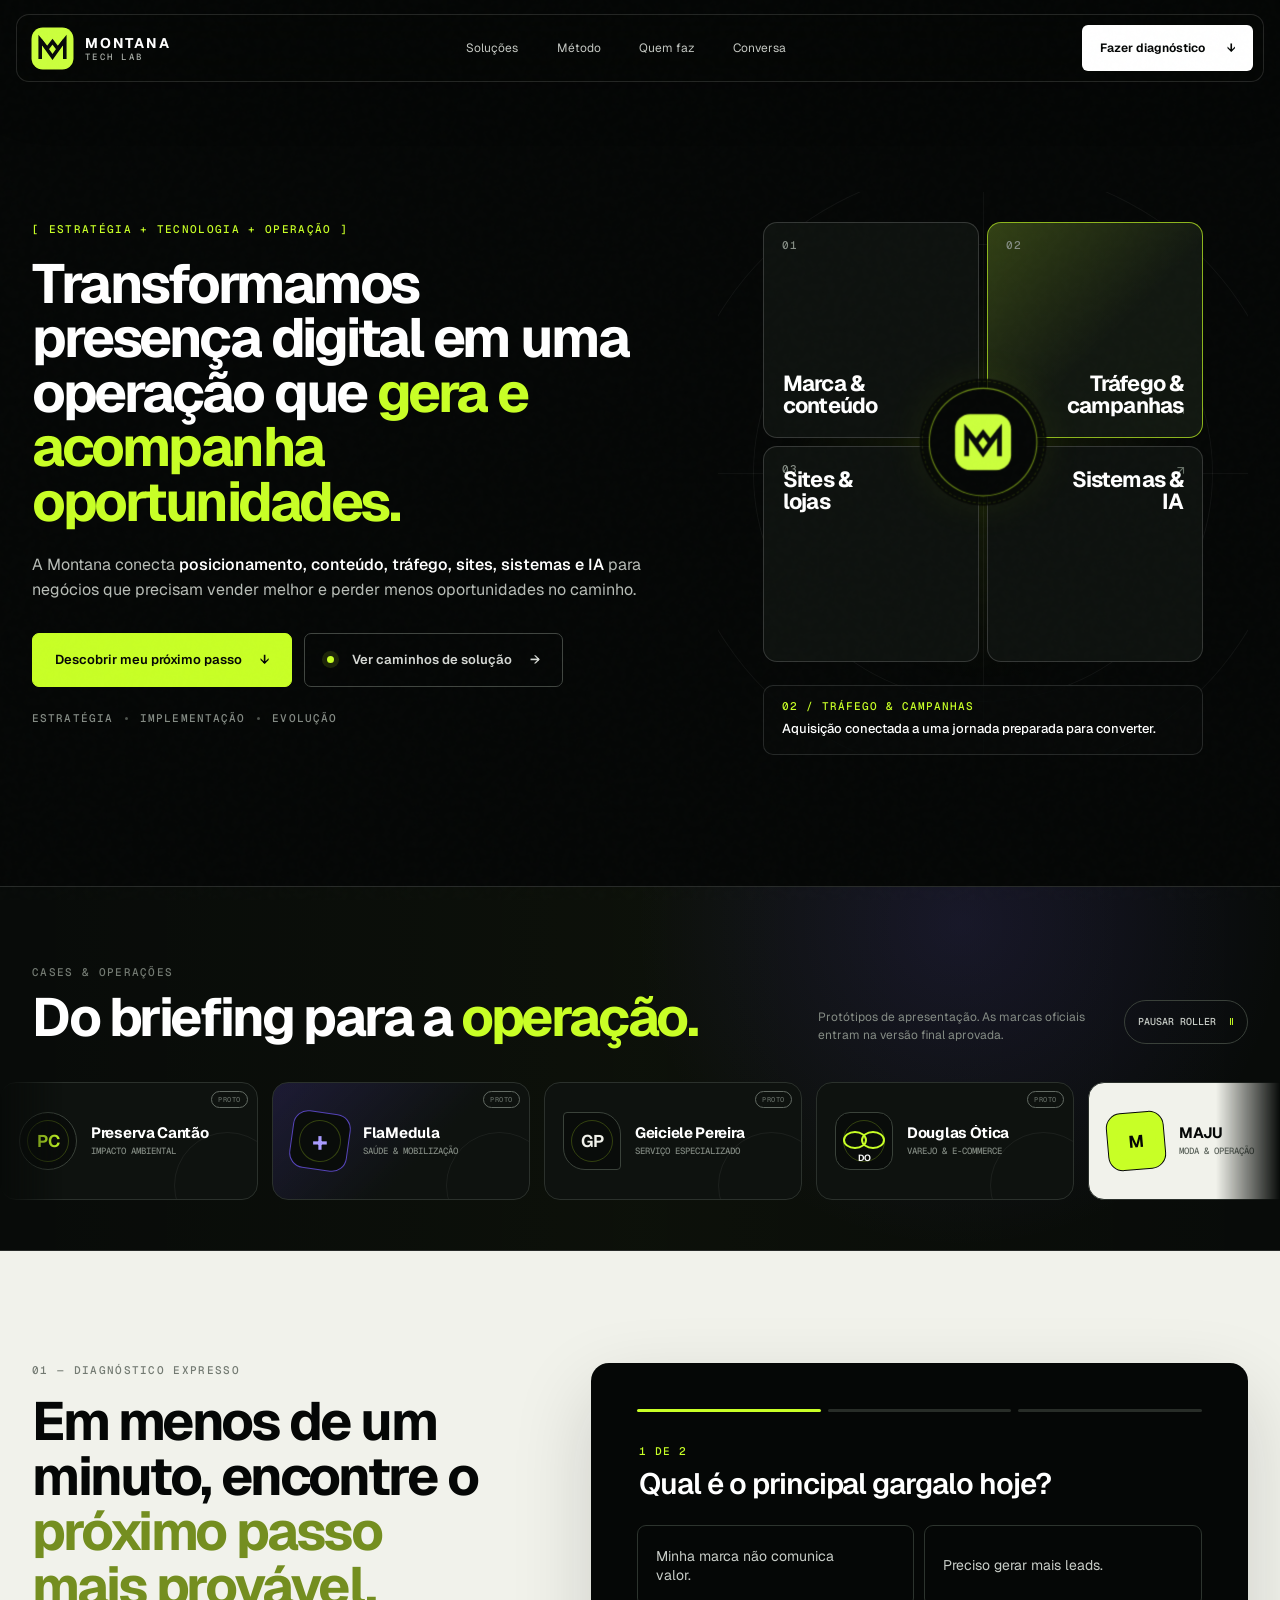
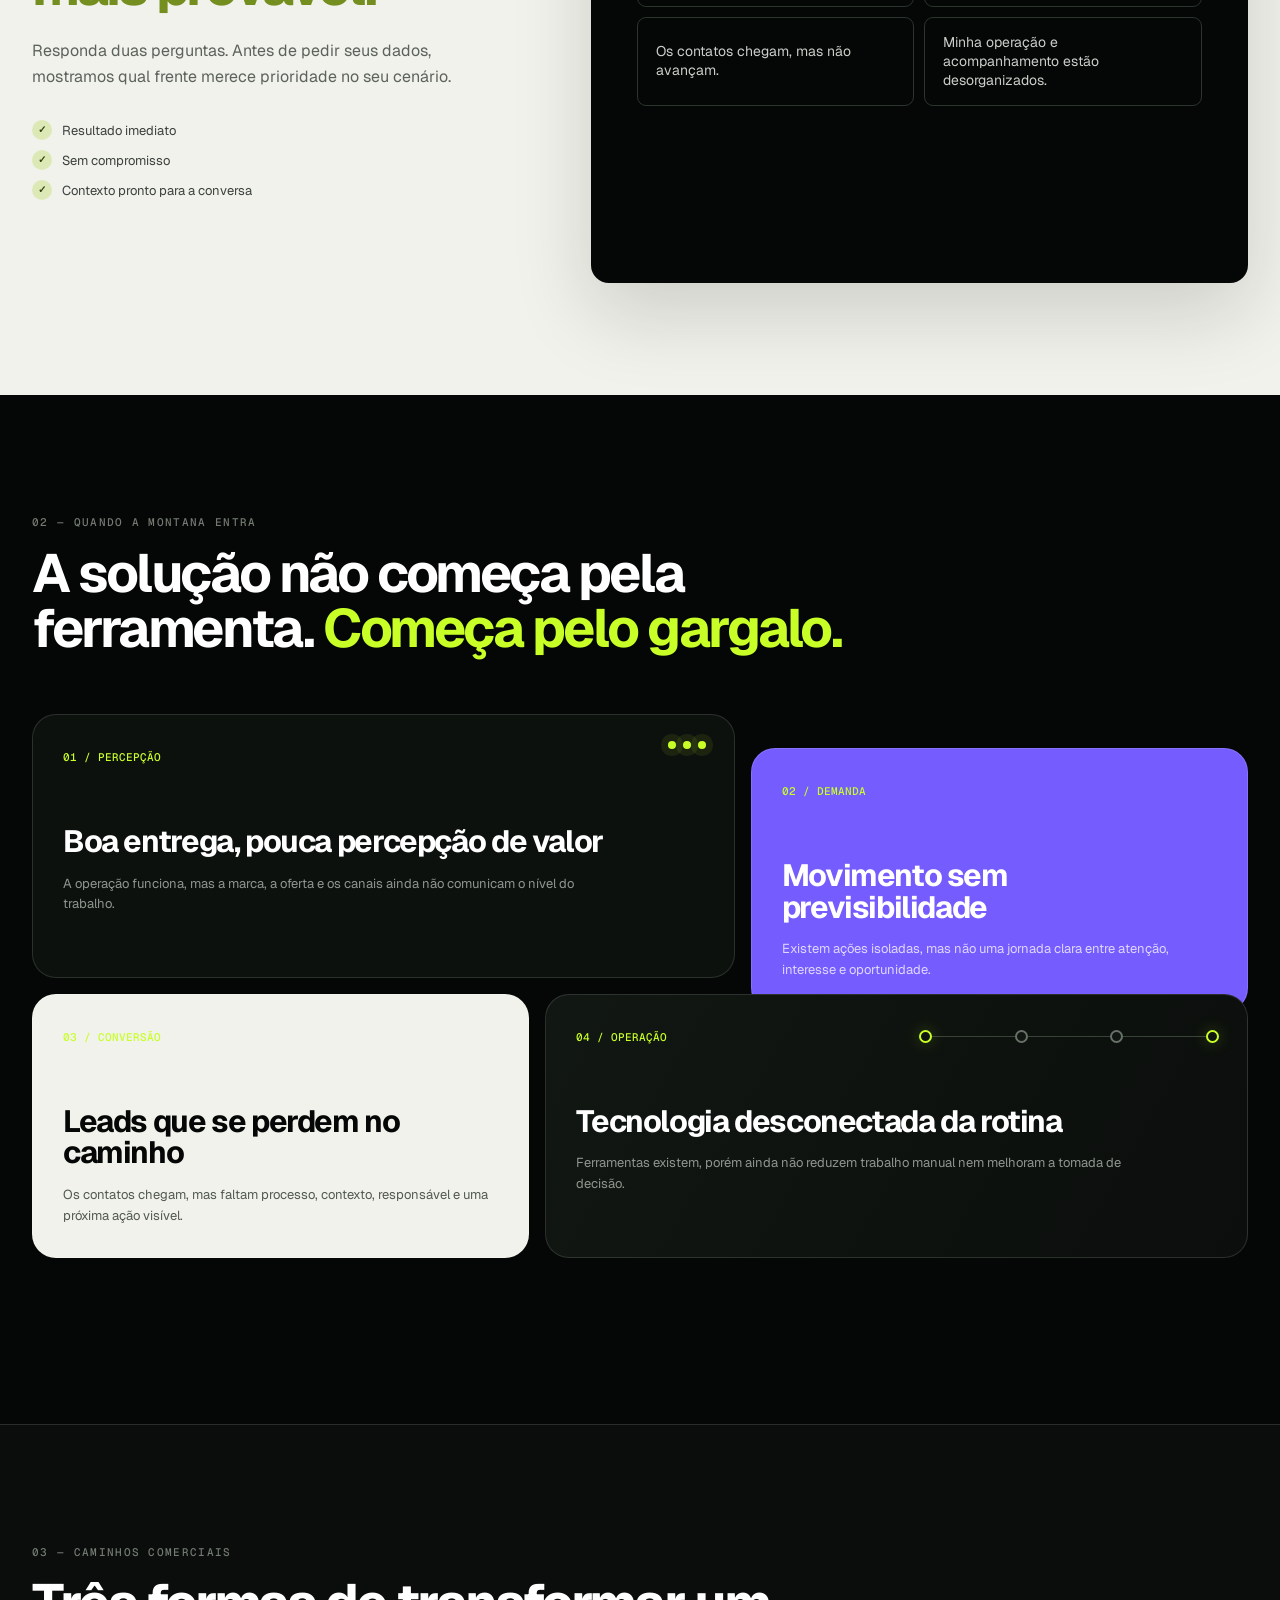
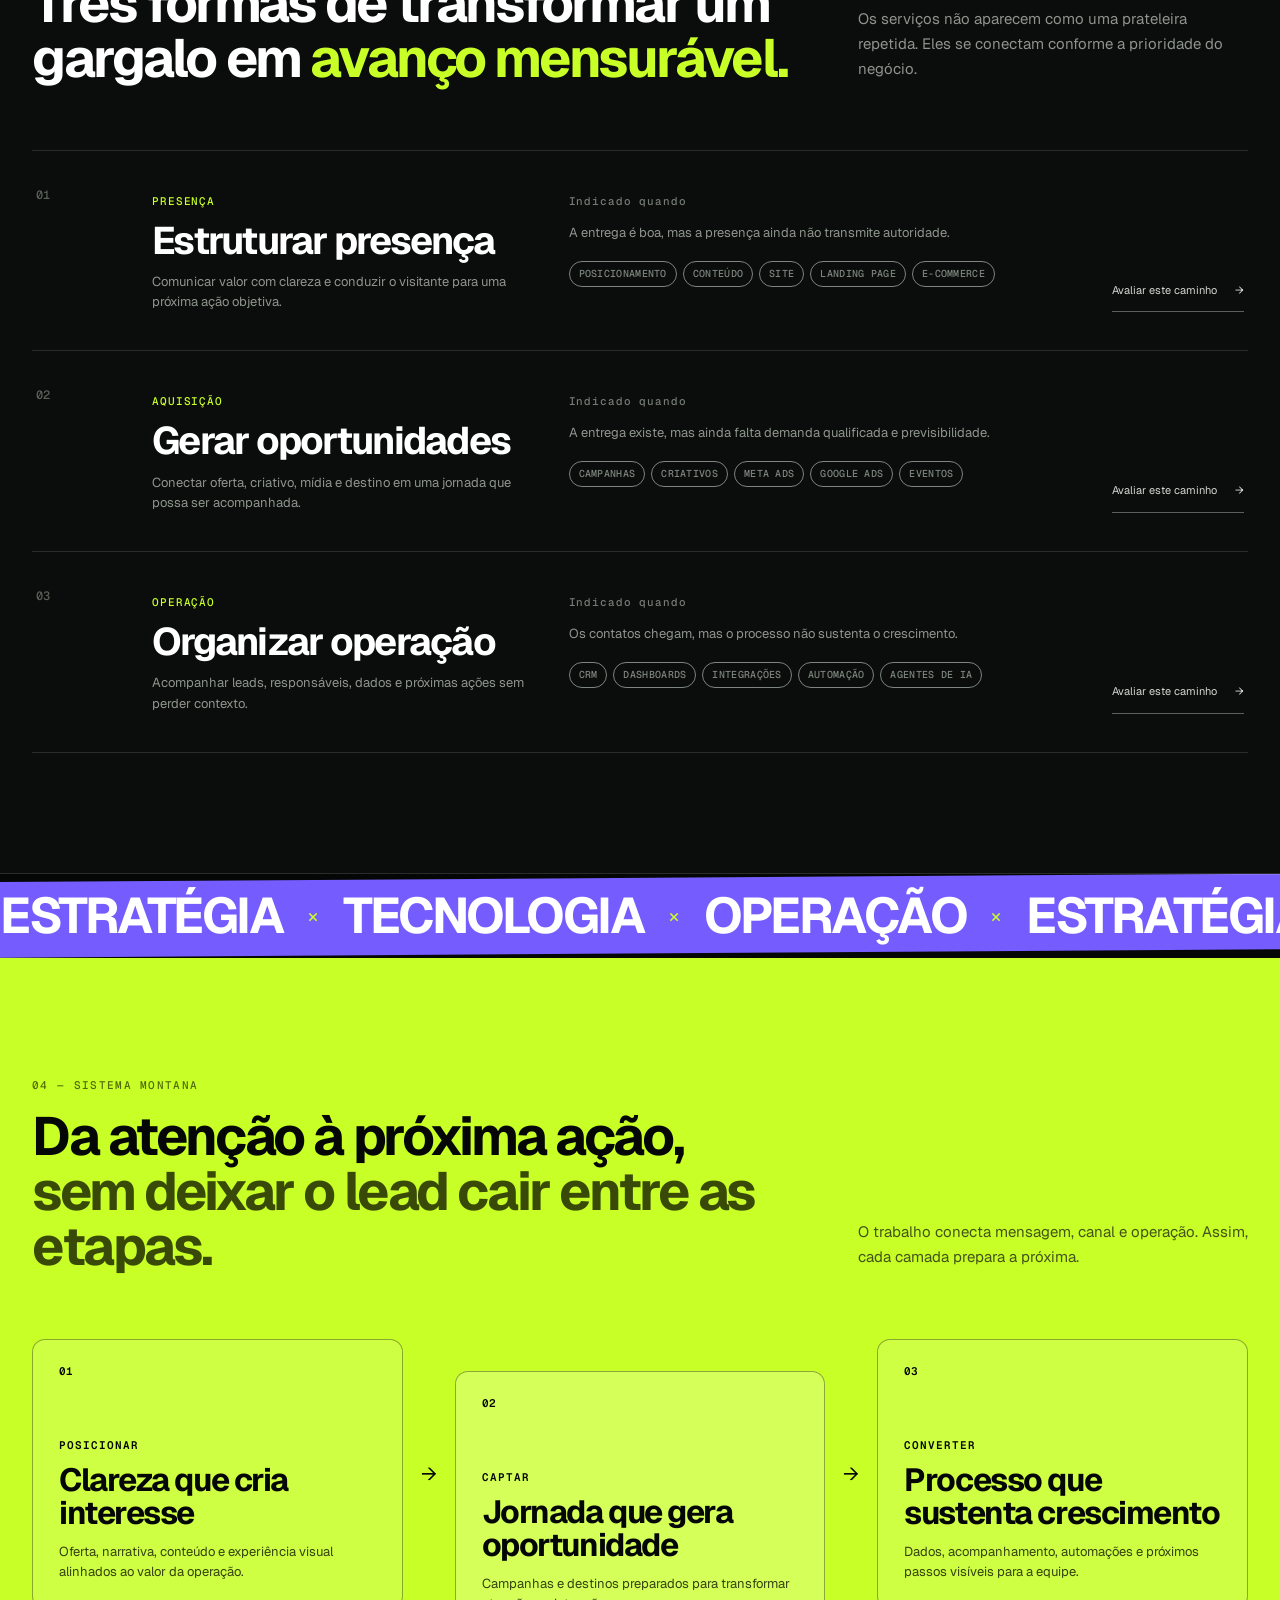
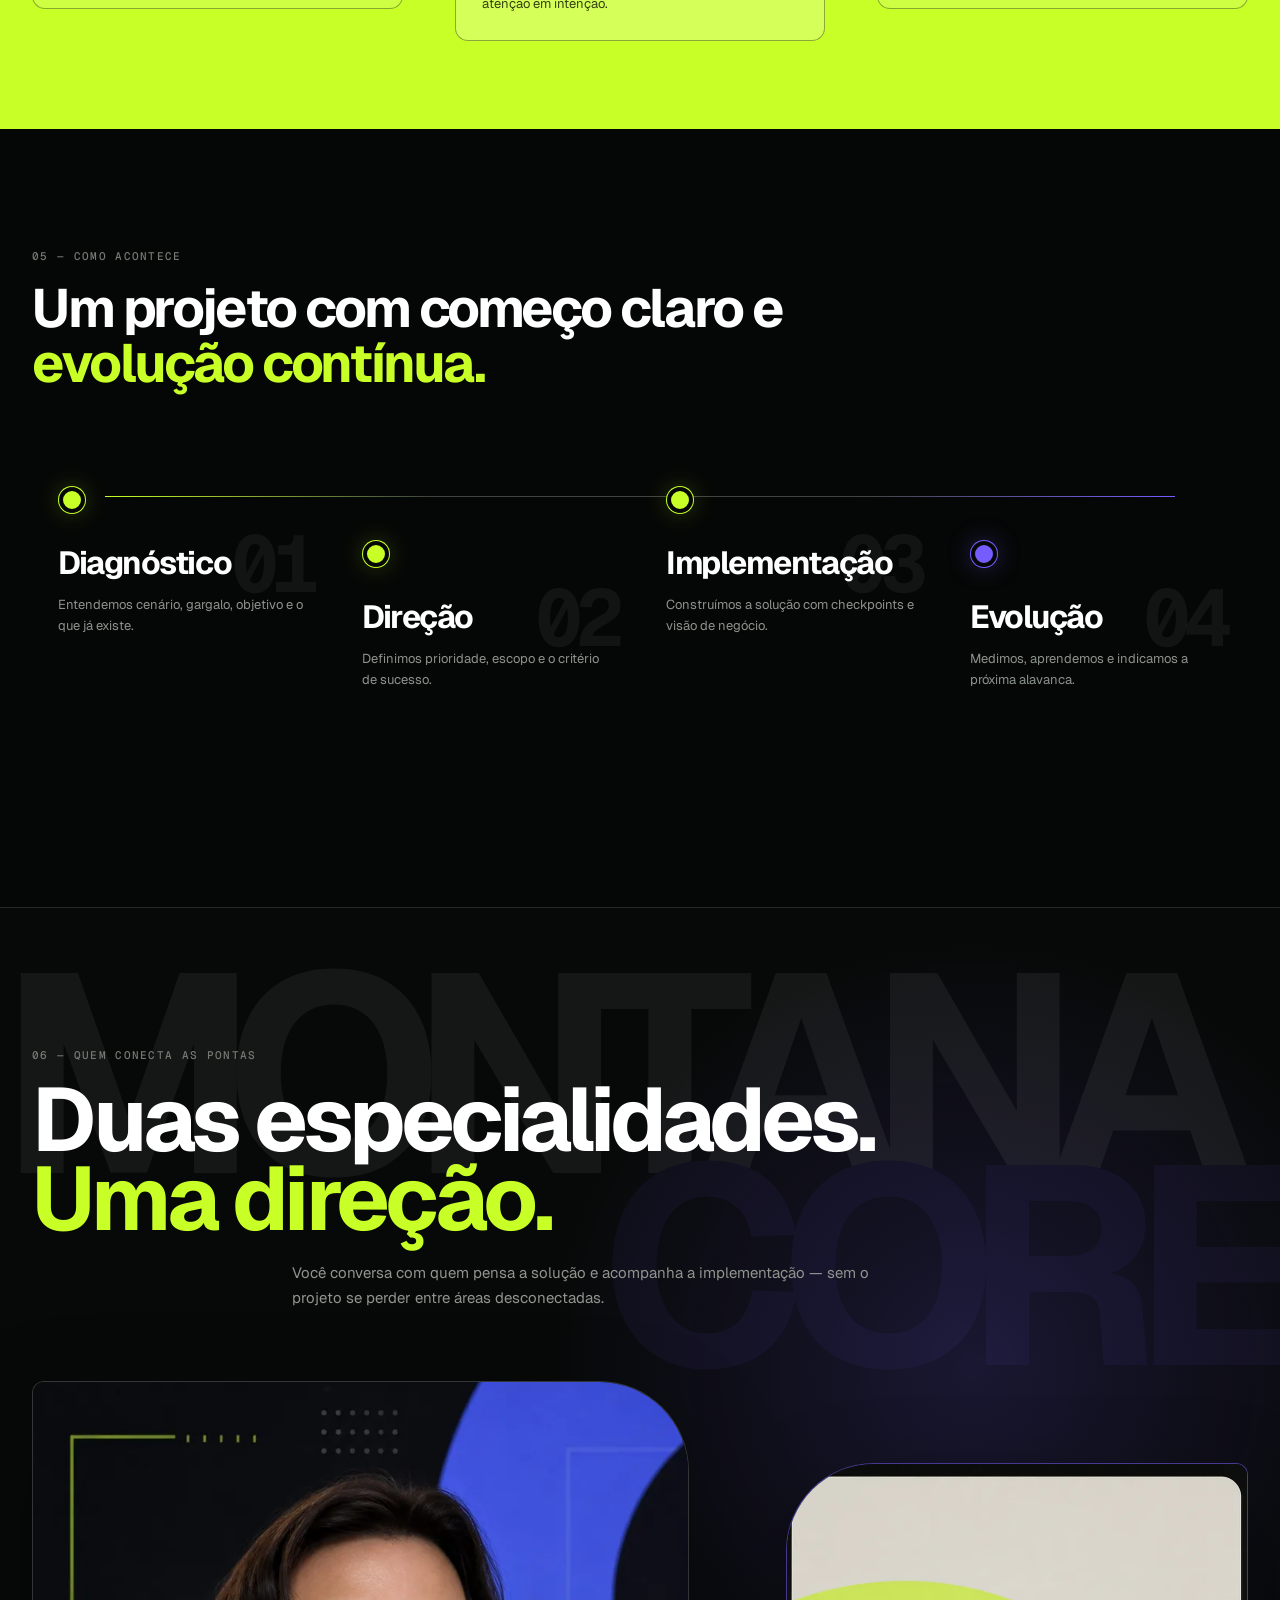
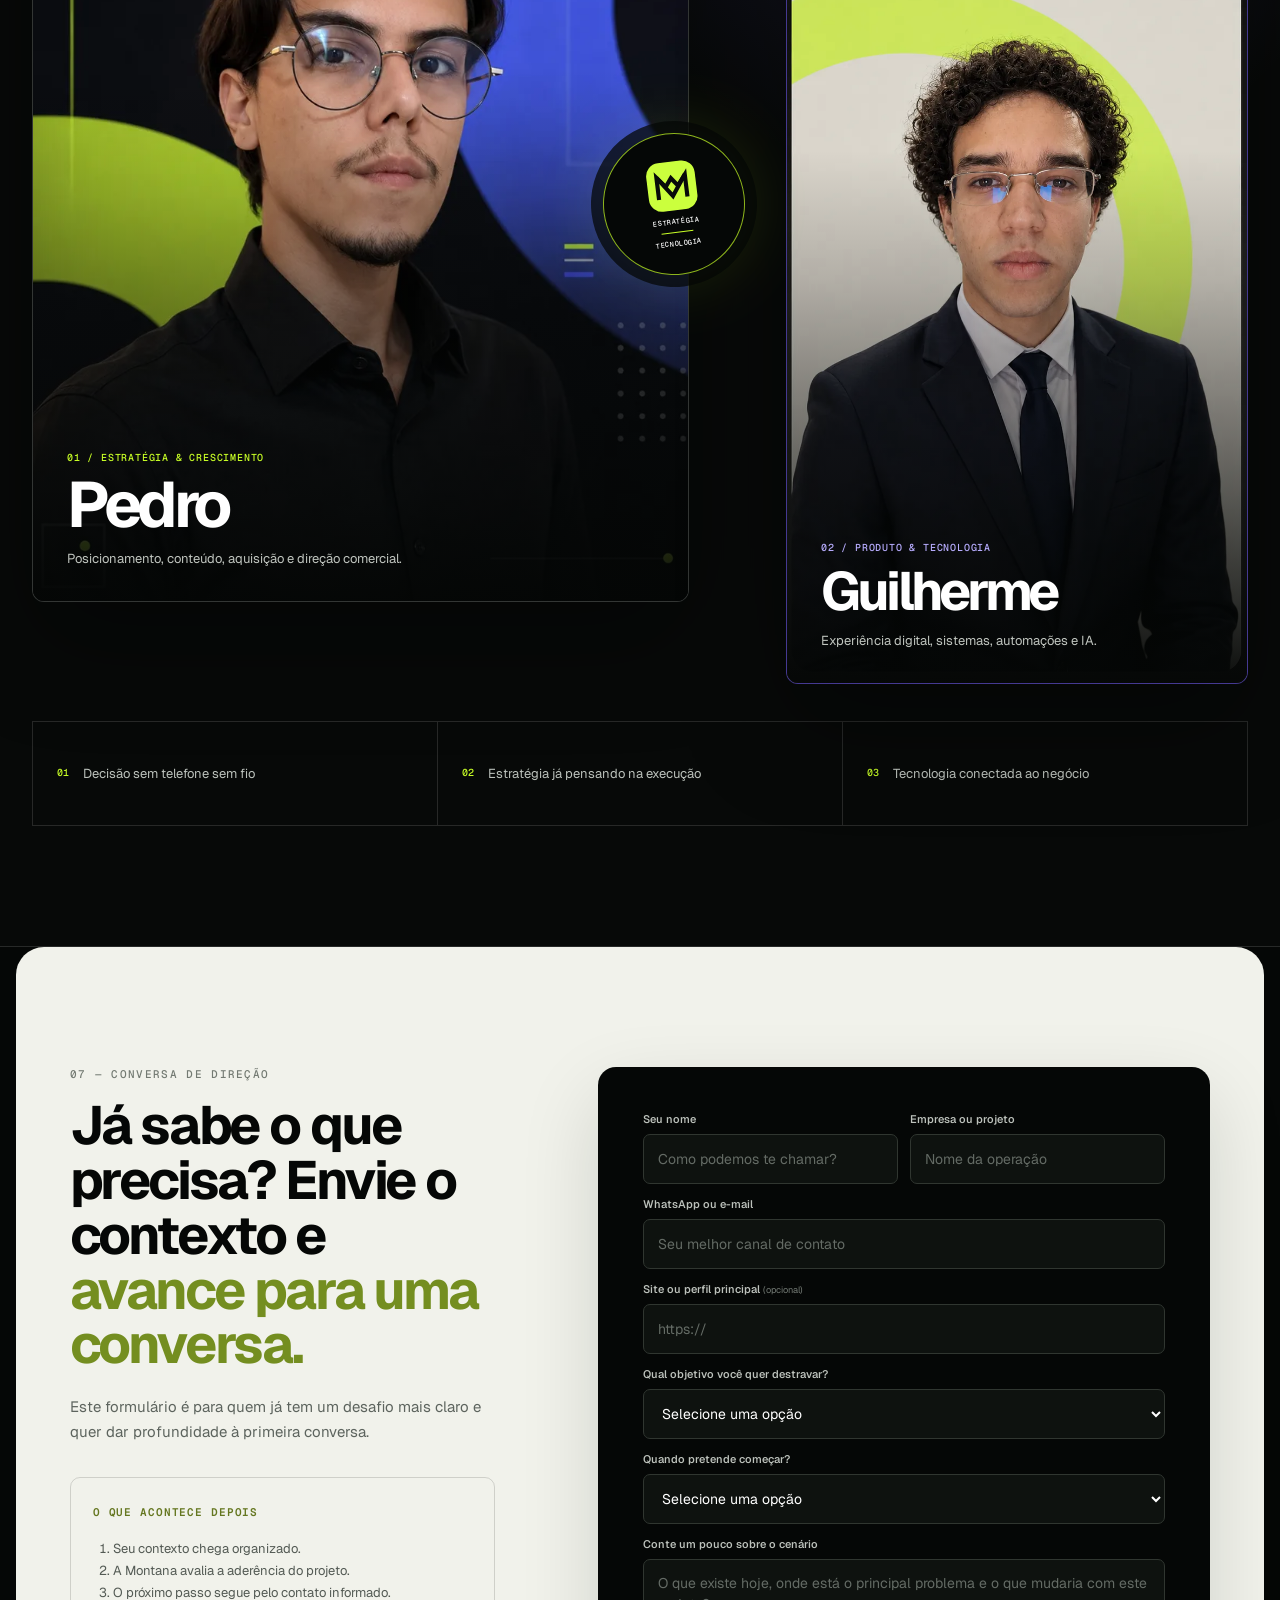
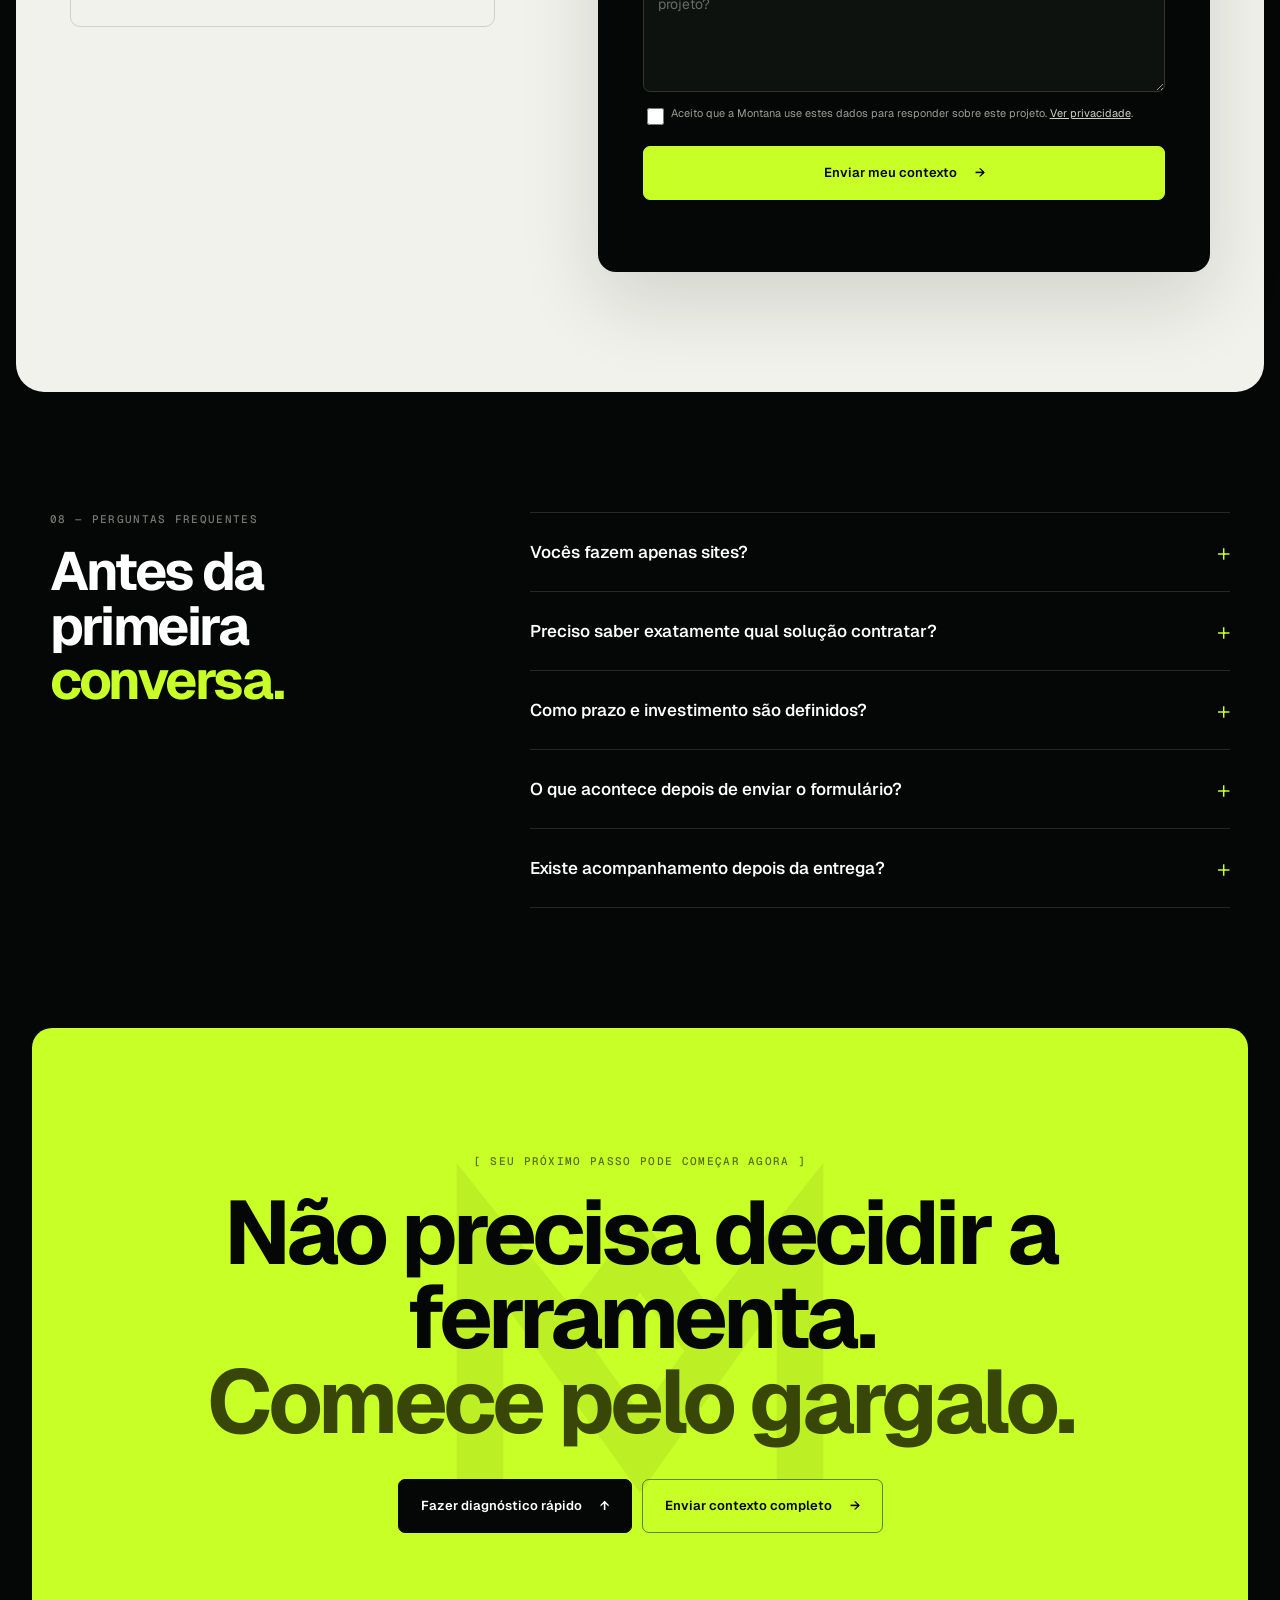
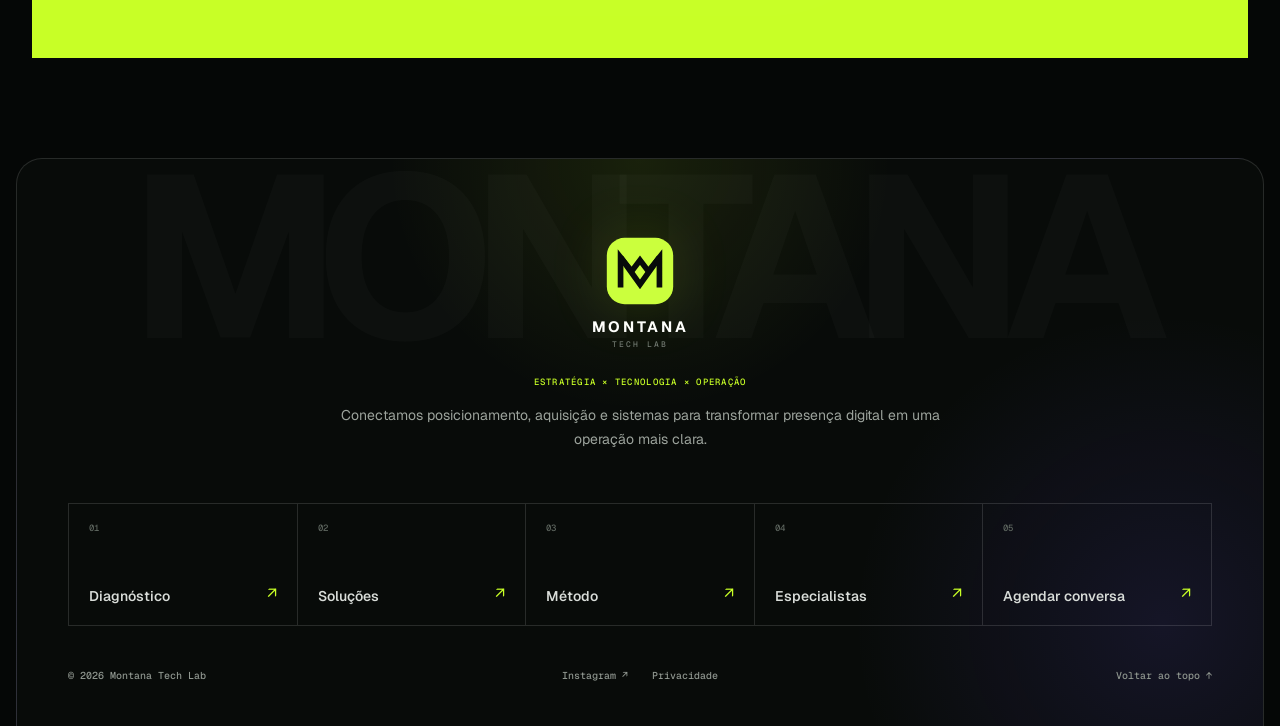
<file: index.html>
<!doctype html>
<html lang="pt-BR">
<head>
  <meta charset="UTF-8">
  <meta name="viewport" content="width=device-width, initial-scale=1.0, viewport-fit=cover">
  <meta name="format-detection" content="telephone=no">
  <meta name="theme-color" content="#050706">
  <meta name="robots" content="index, follow, max-image-preview:large">
  <meta name="description" content="A Montana conecta posicionamento, conteúdo, tráfego, sites, sistemas e IA para transformar presença digital em uma operação que gera e acompanha oportunidades.">
  <link rel="canonical" href="https://montana-tech-lab.vercel.app/">
  <meta property="og:title" content="Montana Tech Lab — Estratégia, tecnologia e operação">
  <meta property="og:description" content="Transformamos presença digital em uma operação que gera e acompanha oportunidades.">
  <meta property="og:type" content="website">
  <meta property="og:locale" content="pt_BR">
  <meta property="og:site_name" content="Montana Tech Lab">
  <meta property="og:url" content="https://montana-tech-lab.vercel.app/">
  <meta property="og:image" content="https://montana-tech-lab.vercel.app/assets/og-cover.png">
  <meta property="og:image:width" content="1200">
  <meta property="og:image:height" content="630">
  <meta property="og:image:alt" content="Montana Tech Lab — estratégia e tecnologia no mesmo núcleo">
  <meta name="twitter:card" content="summary_large_image">
  <meta name="twitter:title" content="Montana Tech Lab — Estratégia, tecnologia e operação">
  <meta name="twitter:description" content="Presença digital conectada à geração e ao acompanhamento de oportunidades.">
  <meta name="twitter:image" content="https://montana-tech-lab.vercel.app/assets/og-cover.png">
  <meta name="montana:scheduler-url" content="">
  <title>Montana Tech Lab — Estratégia, tecnologia e operação</title>
  <script>document.documentElement.classList.add("has-js");</script>
  <link rel="preconnect" href="https://fonts.googleapis.com">
  <link rel="preconnect" href="https://fonts.gstatic.com" crossorigin>
  <link href="https://fonts.googleapis.com/css2?family=Geist:wght@400;500;600;700&family=Geist+Mono:wght@400;500;600&display=swap" rel="stylesheet">
  <link rel="icon" href="assets/montana-mark.svg" type="image/svg+xml">
  <link rel="stylesheet" href="styles.css?v=14">
  <script type="application/ld+json">
    {"@context":"https://schema.org","@type":"ProfessionalService","name":"Montana Tech Lab","url":"https://montana-tech-lab.vercel.app/","image":"https://montana-tech-lab.vercel.app/assets/og-cover.png","description":"Estratégia, marketing e tecnologia conectados para estruturar presença, captação e operação digital.","areaServed":"BR","sameAs":["https://www.instagram.com/montanatechlab/"]}
  </script>
</head>
<body>
  <a class="skip-link" href="#conteudo">Ir para o conteúdo</a>
  <div class="preloader" data-preloader role="status" aria-live="polite" aria-label="Preparando experiência">
    <div class="preloader-inner">
      <div class="preloader-orbit" aria-hidden="true"><span></span><img src="assets/montana-mark.svg" alt="" width="78" height="78"></div>
      <p>Preparando experiência</p>
      <div class="preloader-progress" aria-hidden="true"><i></i></div>
    </div>
  </div>
  <div class="noise" aria-hidden="true"></div>
  <div class="scroll-progress" aria-hidden="true"><span></span></div>

  <header class="site-header" id="inicio">
    <a class="brand" href="#inicio" aria-label="Montana Tech Lab — início"><img src="assets/montana-mark.svg" alt="" width="52" height="52"><span class="brand-copy"><strong>MONTANA</strong><small>TECH LAB</small></span></a>
    <nav class="desktop-nav" aria-label="Navegação principal"><a href="#caminhos">Soluções</a><a href="#metodo">Método</a><a href="#equipe">Quem faz</a><a href="#qualificacao">Conversa</a></nav>
    <a class="header-cta" href="#diagnostico-expresso" data-track-cta="header"><span>Fazer diagnóstico</span><span aria-hidden="true">↓</span></a>
    <button class="menu-toggle" type="button" aria-expanded="false" aria-controls="mobile-menu" aria-label="Abrir menu"><span></span><span></span><span></span></button>
  </header>

  <div class="mobile-menu" id="mobile-menu" aria-hidden="true" hidden>
    <div class="mobile-menu-top">
      <a class="brand" href="#inicio" aria-label="Montana Tech Lab — início"><img src="assets/montana-mark.svg" alt="" width="48" height="48"><span class="brand-copy"><strong>MONTANA</strong><small>TECH LAB</small></span></a>
      <button class="menu-close" type="button" aria-label="Fechar menu"><span aria-hidden="true">×</span></button>
    </div>
    <nav aria-label="Navegação mobile"><a href="#diagnostico-expresso"><span>01</span>Diagnóstico</a><a href="#caminhos"><span>02</span>Soluções</a><a href="#metodo"><span>03</span>Método</a><a href="#equipe"><span>04</span>Quem faz</a><a href="#qualificacao"><span>05</span>Agendar conversa</a></nav>
    <a class="button button-primary mobile-menu-cta" href="#diagnostico-expresso" data-track-cta="menu">Descobrir meu próximo passo <span>→</span></a>
  </div>

  <main id="conteudo">
    <section class="hero section-shell" aria-labelledby="hero-title">
      <div class="hero-copy reveal">
        <span class="eyebrow">[ ESTRATÉGIA + TECNOLOGIA + OPERAÇÃO ]</span>
        <h1 id="hero-title">Transformamos presença digital em uma operação que <em>gera e acompanha oportunidades.</em></h1>
        <p>A Montana conecta <strong>posicionamento, conteúdo, tráfego, sites, sistemas e IA</strong> para negócios que precisam vender melhor e perder menos oportunidades no caminho.</p>
        <div class="hero-actions"><a class="button button-primary" href="#diagnostico-expresso" data-track-cta="hero-diagnostico"><span>Descobrir meu próximo passo</span><span aria-hidden="true">↓</span></a><a class="button button-secondary" href="#caminhos" data-track-cta="hero-caminhos"><span class="status-dot"></span><span>Ver caminhos de solução</span><span aria-hidden="true">→</span></a></div>
        <div class="hero-proof" aria-label="Resumo da atuação"><span>ESTRATÉGIA</span><i></i><span>IMPLEMENTAÇÃO</span><i></i><span>EVOLUÇÃO</span></div>
      </div>

      <div class="hero-visual reveal" aria-label="Ecossistema de soluções da Montana Tech Lab">
        <div class="hero-wireframe" aria-hidden="true"><span></span><span></span><span></span></div>
        <div class="deck-scene"><div class="hero-deck" data-tilt-deck>
          <button class="deck-card deck-instagram is-active" type="button" data-deck-card="instagram" aria-pressed="true"><span class="deck-number">01</span><strong>Marca &amp;<br>conteúdo</strong><span class="deck-arrow" aria-hidden="true">↗</span></button>
          <button class="deck-card deck-trafego" type="button" data-deck-card="trafego" aria-pressed="false"><span class="deck-number">02</span><strong>Tráfego &amp;<br>campanhas</strong><span class="deck-arrow" aria-hidden="true">↗</span></button>
          <button class="deck-card deck-sites" type="button" data-deck-card="sites" aria-pressed="false"><span class="deck-number">03</span><strong>Sites &amp;<br>lojas</strong><span class="deck-arrow" aria-hidden="true">↗</span></button>
          <button class="deck-card deck-sistemas" type="button" data-deck-card="sistemas" aria-pressed="false"><span class="deck-number">04</span><strong>Sistemas &amp;<br>IA</strong><span class="deck-arrow" aria-hidden="true">↗</span></button>
          <div class="deck-core" aria-hidden="true"><img src="assets/montana-mark.svg" alt=""><span></span></div>
        </div></div>
        <div class="deck-status"><span>01 / MARCA &amp; CONTEÚDO</span><strong data-deck-status>Clareza para transformar atenção em interesse real.</strong></div>
      </div>
    </section>

    <section class="prototype-rail" aria-labelledby="proof-rail-title">
      <div class="section-shell prototype-heading">
        <div><span class="section-index">CASES &amp; OPERAÇÕES</span><h2 id="proof-rail-title">Do briefing para a <em>operação.</em></h2></div>
        <div class="prototype-heading-meta"><p>Protótipos de apresentação. As marcas oficiais entram na versão final aprovada.</p><button class="roller-toggle" type="button" data-roller-toggle aria-pressed="false"><span data-roller-toggle-label>Pausar roller</span><i aria-hidden="true">Ⅱ</i></button></div>
      </div>
      <div class="logo-roll-window">
        <div class="logo-roll-track" data-logo-roll>
          <div class="logo-roll-set">
            <div class="prototype-logo prototype-preserva"><span class="prototype-mark"><b>PC</b><i></i></span><span><strong>Preserva Cantão</strong><small>Impacto ambiental</small></span><em>PROTO</em></div>
            <div class="prototype-logo prototype-flamedula"><span class="prototype-mark"><b>+</b><i></i></span><span><strong>FlaMedula</strong><small>Saúde &amp; mobilização</small></span><em>PROTO</em></div>
            <div class="prototype-logo prototype-geiciele"><span class="prototype-mark"><b>GP</b><i></i></span><span><strong>Geiciele Pereira</strong><small>Serviço especializado</small></span><em>PROTO</em></div>
            <div class="prototype-logo prototype-douglas"><span class="prototype-mark"><b>DO</b><i></i></span><span><strong>Douglas Ótica</strong><small>Varejo &amp; e-commerce</small></span><em>PROTO</em></div>
            <div class="prototype-logo prototype-maju"><span class="prototype-mark"><b>M</b><i></i></span><span><strong>MAJU</strong><small>Moda &amp; operação</small></span><em>PROTO</em></div>
            <div class="prototype-logo prototype-jhonny"><span class="prototype-mark"><b>JD</b><i></i></span><span><strong>Jhonny</strong><small>Documentação</small></span><em>PROTO</em></div>
          </div>
          <div class="logo-roll-set" aria-hidden="true">
            <div class="prototype-logo prototype-preserva"><span class="prototype-mark"><b>PC</b><i></i></span><span><strong>Preserva Cantão</strong><small>Impacto ambiental</small></span><em>PROTO</em></div>
            <div class="prototype-logo prototype-flamedula"><span class="prototype-mark"><b>+</b><i></i></span><span><strong>FlaMedula</strong><small>Saúde &amp; mobilização</small></span><em>PROTO</em></div>
            <div class="prototype-logo prototype-geiciele"><span class="prototype-mark"><b>GP</b><i></i></span><span><strong>Geiciele Pereira</strong><small>Serviço especializado</small></span><em>PROTO</em></div>
            <div class="prototype-logo prototype-douglas"><span class="prototype-mark"><b>DO</b><i></i></span><span><strong>Douglas Ótica</strong><small>Varejo &amp; e-commerce</small></span><em>PROTO</em></div>
            <div class="prototype-logo prototype-maju"><span class="prototype-mark"><b>M</b><i></i></span><span><strong>MAJU</strong><small>Moda &amp; operação</small></span><em>PROTO</em></div>
            <div class="prototype-logo prototype-jhonny"><span class="prototype-mark"><b>JD</b><i></i></span><span><strong>Jhonny</strong><small>Documentação</small></span><em>PROTO</em></div>
          </div>
        </div>
      </div>
    </section>

    <section class="express-section" id="diagnostico-expresso" aria-labelledby="express-title">
      <div class="section-shell express-grid">
        <div class="express-intro reveal"><span class="section-index">01 — DIAGNÓSTICO EXPRESSO</span><h2 id="express-title">Em menos de um minuto, encontre o <em>próximo passo mais provável.</em></h2><p>Responda duas perguntas. Antes de pedir seus dados, mostramos qual frente merece prioridade no seu cenário.</p><ul class="express-benefits" aria-label="Benefícios do diagnóstico"><li><span>✓</span>Resultado imediato</li><li><span>✓</span>Sem compromisso</li><li><span>✓</span>Contexto pronto para a conversa</li></ul></div>

        <form class="express-form reveal" id="express-form" novalidate>
          <div class="form-progress" aria-hidden="true"><span class="is-active"></span><span></span><span></span></div>
          <div class="honeypot" aria-hidden="true"><label>Não preencha este campo<input type="text" name="website_url" tabindex="-1" autocomplete="off"></label></div>
          <fieldset class="diagnostic-step is-visible" data-step="1"><legend><span>1 de 2</span>Qual é o principal gargalo hoje?</legend><div class="choice-grid">
            <label class="choice"><input type="radio" name="bottleneck" value="brand"><span>Minha marca não comunica valor.</span></label>
            <label class="choice"><input type="radio" name="bottleneck" value="leads"><span>Preciso gerar mais leads.</span></label>
            <label class="choice"><input type="radio" name="bottleneck" value="contacts"><span>Os contatos chegam, mas não avançam.</span></label>
            <label class="choice"><input type="radio" name="bottleneck" value="operation"><span>Minha operação e acompanhamento estão desorganizados.</span></label>
          </div></fieldset>
          <fieldset class="diagnostic-step" data-step="2" hidden><legend><span>2 de 2</span>Qual solução parece mais próxima do que você busca?</legend><div class="choice-grid">
            <label class="choice"><input type="radio" name="solution" value="site"><span>Site ou landing page.</span></label>
            <label class="choice"><input type="radio" name="solution" value="traffic"><span>Tráfego e campanhas.</span></label>
            <label class="choice"><input type="radio" name="solution" value="store"><span>Loja ou canal de vendas.</span></label>
            <label class="choice"><input type="radio" name="solution" value="systems"><span>Sistema, automação ou IA.</span></label>
            <label class="choice choice-wide"><input type="radio" name="solution" value="guidance"><span>Ainda não sei — quero orientação.</span></label>
          </div><button class="text-button" type="button" data-diagnostic-back>← Voltar à pergunta anterior</button></fieldset>
          <div class="diagnostic-result" data-diagnostic-result hidden aria-live="polite"><span>LEITURA INICIAL</span><h3 data-result-title>Seu próximo passo provável</h3><p data-result-copy></p><div class="result-connection"><span>Conexão recomendada</span><strong data-result-connection></strong></div><button class="text-button" type="button" data-diagnostic-restart>Refazer diagnóstico</button></div>
          <div class="diagnostic-capture" data-diagnostic-capture hidden>
            <div class="capture-heading"><span>Quer transformar essa leitura em direção?</span><p>Deixe um contato para a Montana receber o cenário que você acabou de montar.</p></div>
            <div class="field-row"><label class="field"><span>Seu nome</span><input type="text" name="name" autocomplete="name" required placeholder="Como podemos te chamar?"></label><label class="field"><span>Empresa ou projeto</span><input type="text" name="company" autocomplete="organization" required placeholder="Nome da operação"></label></div>
            <label class="field"><span>WhatsApp ou e-mail</span><input type="text" name="contact" required placeholder="Seu melhor canal de contato"></label>
            <label class="consent"><input type="checkbox" name="consent" required><span>Aceito que a Montana use estes dados para responder sobre este projeto. <a href="privacidade.html" target="_blank">Ver privacidade</a>.</span></label>
            <button class="button button-primary form-submit" type="submit"><span>Enviar meu diagnóstico</span><span aria-hidden="true">→</span></button>
            <p class="form-status" data-form-status role="status" aria-live="polite"></p>
            <div class="form-fallback" data-form-fallback hidden><button class="button button-secondary" type="button" data-copy-briefing>Copiar resumo</button><a class="button button-secondary" href="https://ig.me/m/montanatechlab" target="_blank" rel="noreferrer" data-track-cta="express-fallback">Continuar pelo Direct ↗</a></div>
            <div class="form-success" data-form-success hidden><strong>Contexto recebido.</strong><p>A Montana continuará pelo contato informado.</p><a class="button button-primary" data-scheduler-link target="_blank" rel="noreferrer" hidden>Escolher um horário ↗</a></div>
          </div>
        </form>
      </div>
    </section>

    <section class="fit-section section-shell" aria-labelledby="fit-title">
      <div class="section-heading reveal"><span class="section-index">02 — QUANDO A MONTANA ENTRA</span><h2 id="fit-title">A solução não começa pela ferramenta. <em>Começa pelo gargalo.</em></h2></div>
      <p class="horizontal-hint" aria-hidden="true">DESLIZE PARA EXPLORAR <span>→</span></p>
      <div class="fit-grid reveal">
        <article class="fit-item fit-item-primary"><span>01 / PERCEPÇÃO</span><div class="fit-signal" aria-hidden="true"><i></i><i></i><i></i></div><h3>Boa entrega, pouca percepção de valor</h3><p>A operação funciona, mas a marca, a oferta e os canais ainda não comunicam o nível do trabalho.</p></article>
        <article class="fit-item fit-item-violet"><span>02 / DEMANDA</span><h3>Movimento sem previsibilidade</h3><p>Existem ações isoladas, mas não uma jornada clara entre atenção, interesse e oportunidade.</p></article>
        <article class="fit-item fit-item-paper"><span>03 / CONVERSÃO</span><h3>Leads que se perdem no caminho</h3><p>Os contatos chegam, mas faltam processo, contexto, responsável e uma próxima ação visível.</p></article>
        <article class="fit-item fit-item-wide"><span>04 / OPERAÇÃO</span><div class="fit-route" aria-hidden="true"><i></i><i></i><i></i><i></i></div><h3>Tecnologia desconectada da rotina</h3><p>Ferramentas existem, porém ainda não reduzem trabalho manual nem melhoram a tomada de decisão.</p></article>
      </div>
    </section>

    <section class="paths-section" id="caminhos" aria-labelledby="paths-title"><div class="section-shell">
      <div class="section-heading section-heading-split reveal"><div><span class="section-index">03 — CAMINHOS COMERCIAIS</span><h2 id="paths-title">Três formas de transformar um gargalo em <em>avanço mensurável.</em></h2></div><p>Os serviços não aparecem como uma prateleira repetida. Eles se conectam conforme a prioridade do negócio.</p></div>
      <div class="path-list">
        <article class="path-card reveal"><div class="path-number">01</div><div class="path-main"><span>PRESENÇA</span><h3>Estruturar presença</h3><p>Comunicar valor com clareza e conduzir o visitante para uma próxima ação objetiva.</p></div><div class="path-detail"><span>Indicado quando</span><p>A entrega é boa, mas a presença ainda não transmite autoridade.</p><div class="tag-list"><span>Posicionamento</span><span>Conteúdo</span><span>Site</span><span>Landing page</span><span>E-commerce</span></div></div><a href="#diagnostico-expresso" data-diagnostic-prefill="site" aria-label="Avaliar o caminho Estruturar presença">Avaliar este caminho <span>→</span></a></article>
        <article class="path-card reveal"><div class="path-number">02</div><div class="path-main"><span>AQUISIÇÃO</span><h3>Gerar oportunidades</h3><p>Conectar oferta, criativo, mídia e destino em uma jornada que possa ser acompanhada.</p></div><div class="path-detail"><span>Indicado quando</span><p>A entrega existe, mas ainda falta demanda qualificada e previsibilidade.</p><div class="tag-list"><span>Campanhas</span><span>Criativos</span><span>Meta Ads</span><span>Google Ads</span><span>Eventos</span></div></div><a href="#diagnostico-expresso" data-diagnostic-prefill="traffic" aria-label="Avaliar o caminho Gerar oportunidades">Avaliar este caminho <span>→</span></a></article>
        <article class="path-card reveal"><div class="path-number">03</div><div class="path-main"><span>OPERAÇÃO</span><h3>Organizar operação</h3><p>Acompanhar leads, responsáveis, dados e próximas ações sem perder contexto.</p></div><div class="path-detail"><span>Indicado quando</span><p>Os contatos chegam, mas o processo não sustenta o crescimento.</p><div class="tag-list"><span>CRM</span><span>Dashboards</span><span>Integrações</span><span>Automação</span><span>Agentes de IA</span></div></div><a href="#diagnostico-expresso" data-diagnostic-prefill="systems" aria-label="Avaliar o caminho Organizar operação">Avaliar este caminho <span>→</span></a></article>
      </div>
    </div></section>

    <div class="kinetic-divider" aria-hidden="true"><div><span>ESTRATÉGIA</span><i>×</i><span>TECNOLOGIA</span><i>×</i><span>OPERAÇÃO</span><i>×</i><span>ESTRATÉGIA</span><i>×</i><span>TECNOLOGIA</span><i>×</i><span>OPERAÇÃO</span><i>×</i></div></div>

    <section class="method-section" id="metodo" aria-labelledby="method-title"><div class="section-shell">
      <div class="section-heading section-heading-split reveal"><div><span class="section-index">04 — SISTEMA MONTANA</span><h2 id="method-title">Da atenção à próxima ação, <em>sem deixar o lead cair entre as etapas.</em></h2></div><p>O trabalho conecta mensagem, canal e operação. Assim, cada camada prepara a próxima.</p></div>
      <div class="method-flow reveal"><article><span>01</span><div><small>POSICIONAR</small><h3>Clareza que cria interesse</h3><p>Oferta, narrativa, conteúdo e experiência visual alinhados ao valor da operação.</p></div></article><i aria-hidden="true">→</i><article><span>02</span><div><small>CAPTAR</small><h3>Jornada que gera oportunidade</h3><p>Campanhas e destinos preparados para transformar atenção em intenção.</p></div></article><i aria-hidden="true">→</i><article><span>03</span><div><small>CONVERTER</small><h3>Processo que sustenta crescimento</h3><p>Dados, acompanhamento, automações e próximos passos visíveis para a equipe.</p></div></article></div>
    </div></section>

    <section class="process-section section-shell" aria-labelledby="process-title"><div class="section-heading reveal"><span class="section-index">05 — COMO ACONTECE</span><h2 id="process-title">Um projeto com começo claro e <em>evolução contínua.</em></h2></div><p class="horizontal-hint" aria-hidden="true">DESLIZE O PROCESSO <span>→</span></p><ol class="process-list reveal"><li><span>01</span><div><h3>Diagnóstico</h3><p>Entendemos cenário, gargalo, objetivo e o que já existe.</p></div></li><li><span>02</span><div><h3>Direção</h3><p>Definimos prioridade, escopo e o critério de sucesso.</p></div></li><li><span>03</span><div><h3>Implementação</h3><p>Construímos a solução com checkpoints e visão de negócio.</p></div></li><li><span>04</span><div><h3>Evolução</h3><p>Medimos, aprendemos e indicamos a próxima alavanca.</p></div></li></ol></section>

    <section class="team-section" id="equipe" aria-labelledby="team-title">
      <div class="team-ghost" aria-hidden="true"><span>MONTANA</span><span>CORE</span></div>
      <div class="section-shell team-shell">
        <div class="team-intro reveal"><span class="section-index">06 — QUEM CONECTA AS PONTAS</span><h2 id="team-title">Duas especialidades.<br><em>Uma direção.</em></h2><p>Você conversa com quem pensa a solução e acompanha a implementação — sem o projeto se perder entre áreas desconectadas.</p></div>
        <div class="team-stage">
          <article class="founder-feature founder-pedro reveal reveal-left">
            <figure data-parallax-media="-18"><img src="assets/pedro-montana.webp" alt="Pedro, especialista em estratégia e crescimento" width="900" height="1125" loading="lazy"></figure>
            <div class="founder-overlay"><span>01 / ESTRATÉGIA &amp; CRESCIMENTO</span><h3>Pedro</h3><p>Posicionamento, conteúdo, aquisição e direção comercial.</p></div>
          </article>
          <div class="team-core" aria-hidden="true"><img src="assets/montana-mark.svg" alt=""><span>ESTRATÉGIA</span><i></i><span>TECNOLOGIA</span></div>
          <article class="founder-feature founder-guilherme reveal reveal-right">
            <figure data-parallax-media="18"><img src="assets/guilherme-montana.webp" alt="Guilherme, especialista em produto e tecnologia" width="900" height="1599" loading="lazy"></figure>
            <div class="founder-overlay"><span>02 / PRODUTO &amp; TECNOLOGIA</span><h3>Guilherme</h3><p>Experiência digital, sistemas, automações e IA.</p></div>
          </article>
        </div>
        <div class="team-principles reveal"><span><b>01</b>Decisão sem telefone sem fio</span><span><b>02</b>Estratégia já pensando na execução</span><span><b>03</b>Tecnologia conectada ao negócio</span></div>
      </div>
    </section>

    <section class="qualification-section section-shell" id="qualificacao" aria-labelledby="qualification-title">
      <div class="qualification-aside reveal"><span class="section-index">07 — CONVERSA DE DIREÇÃO</span><h2 id="qualification-title">Já sabe o que precisa? Envie o contexto e <em>avance para uma conversa.</em></h2><p>Este formulário é para quem já tem um desafio mais claro e quer dar profundidade à primeira conversa.</p><div class="qualification-expectation"><span>O que acontece depois</span><ol><li>Seu contexto chega organizado.</li><li>A Montana avalia a aderência do projeto.</li><li>O próximo passo segue pelo contato informado.</li></ol></div></div>
      <form class="qualification-form reveal" id="qualification-form" novalidate>
        <div class="honeypot" aria-hidden="true"><label>Não preencha este campo<input type="text" name="website_url" tabindex="-1" autocomplete="off"></label></div>
        <div class="field-row"><label class="field"><span>Seu nome</span><input type="text" name="name" autocomplete="name" required placeholder="Como podemos te chamar?"></label><label class="field"><span>Empresa ou projeto</span><input type="text" name="company" autocomplete="organization" required placeholder="Nome da operação"></label></div>
        <label class="field"><span>WhatsApp ou e-mail</span><input type="text" name="contact" required placeholder="Seu melhor canal de contato"></label>
        <label class="field"><span>Site ou perfil principal <small>(opcional)</small></span><input type="url" name="site" inputmode="url" placeholder="https://"></label>
        <label class="field"><span>Qual objetivo você quer destravar?</span><select name="goal" required><option value="">Selecione uma opção</option><option value="presence">Estruturar presença e oferta</option><option value="opportunities">Gerar mais oportunidades</option><option value="conversion">Melhorar conversão e acompanhamento</option><option value="operation">Organizar operação, automação ou IA</option><option value="guidance">Preciso de orientação</option></select></label>
        <label class="field"><span>Quando pretende começar?</span><select name="timeline" required><option value="">Selecione uma opção</option><option value="asap">O quanto antes</option><option value="30-days">Nos próximos 30 dias</option><option value="60-90-days">Nos próximos 60 a 90 dias</option><option value="evaluating">Ainda estou avaliando</option></select></label>
        <label class="field"><span>Conte um pouco sobre o cenário</span><textarea name="context" rows="5" minlength="10" required placeholder="O que existe hoje, onde está o principal problema e o que mudaria com este projeto?"></textarea></label>
        <label class="consent"><input type="checkbox" name="consent" required><span>Aceito que a Montana use estes dados para responder sobre este projeto. <a href="privacidade.html" target="_blank">Ver privacidade</a>.</span></label>
        <button class="button button-primary form-submit" type="submit"><span>Enviar meu contexto</span><span aria-hidden="true">→</span></button><p class="form-status" data-form-status role="status" aria-live="polite"></p>
        <div class="form-fallback" data-form-fallback hidden><button class="button button-secondary" type="button" data-copy-briefing>Copiar resumo</button><a class="button button-secondary" href="https://ig.me/m/montanatechlab" target="_blank" rel="noreferrer" data-track-cta="qualification-fallback">Continuar pelo Direct ↗</a></div>
        <div class="form-success" data-form-success hidden><strong>Contexto recebido.</strong><p>A Montana continuará pelo contato informado.</p><a class="button button-primary" data-scheduler-link target="_blank" rel="noreferrer" hidden>Escolher um horário ↗</a></div>
      </form>
    </section>

    <section class="faq-section" aria-labelledby="faq-title"><div class="section-shell faq-shell">
      <div class="section-heading reveal"><span class="section-index">08 — PERGUNTAS FREQUENTES</span><h2 id="faq-title">Antes da primeira <em>conversa.</em></h2></div>
      <div class="faq-list reveal"><details><summary>Vocês fazem apenas sites?<span>+</span></summary><p>Não. Sites, lojas e landing pages são parte de uma estrutura maior. A Montana também atua em posicionamento, conteúdo, campanhas, sistemas, automações e IA quando essas frentes ajudam a resolver o gargalo do negócio.</p></details><details><summary>Preciso saber exatamente qual solução contratar?<span>+</span></summary><p>Não. O diagnóstico existe justamente para separar o sintoma da prioridade. Você pode chegar com um problema, e a direção do projeto é construída a partir dele.</p></details><details><summary>Como prazo e investimento são definidos?<span>+</span></summary><p>Depois de entender objetivo, complexidade, integrações e o que já existe, a Montana organiza escopo, etapas e proposta. Assim, a estimativa nasce do cenário real e não de um pacote genérico.</p></details><details><summary>O que acontece depois de enviar o formulário?<span>+</span></summary><p>O contexto é avaliado para verificar aderência e preparar uma conversa mais objetiva. O retorno e a próxima ação seguem pelo canal informado por você.</p></details><details><summary>Existe acompanhamento depois da entrega?<span>+</span></summary><p>Quando o projeto pede evolução contínua, a operação pode incluir acompanhamento, mensuração e novas implementações. O formato é definido conforme a necessidade.</p></details></div>
    </div></section>

    <section class="final-section section-shell" aria-labelledby="final-title"><div class="final-mark" aria-hidden="true"><img src="assets/montana-mark.svg" alt=""></div><span class="eyebrow">[ SEU PRÓXIMO PASSO PODE COMEÇAR AGORA ]</span><h2 id="final-title">Não precisa decidir a ferramenta.<br><em>Comece pelo gargalo.</em></h2><div class="final-actions"><a class="button button-primary" href="#diagnostico-expresso" data-track-cta="final-diagnostico">Fazer diagnóstico rápido <span>↑</span></a><a class="button button-secondary" href="#qualificacao" data-track-cta="final-qualificacao">Enviar contexto completo <span>→</span></a></div></section>
  </main>

  <footer class="site-footer">
    <div class="footer-heading">
      <a class="footer-brand" href="#inicio" aria-label="Montana Tech Lab — voltar ao início"><img src="assets/montana-mark.svg" alt="" width="68" height="68"><span><strong>MONTANA</strong><small>TECH LAB</small></span></a>
      <span class="footer-kicker">ESTRATÉGIA × TECNOLOGIA × OPERAÇÃO</span>
      <p>Conectamos posicionamento, aquisição e sistemas para transformar presença digital em uma operação mais clara.</p>
    </div>
    <nav class="footer-shortcuts" aria-label="Atalhos do rodapé">
      <a href="#diagnostico-expresso"><span>01</span><strong>Diagnóstico</strong><i aria-hidden="true">↗</i></a>
      <a href="#caminhos"><span>02</span><strong>Soluções</strong><i aria-hidden="true">↗</i></a>
      <a href="#metodo"><span>03</span><strong>Método</strong><i aria-hidden="true">↗</i></a>
      <a href="#equipe"><span>04</span><strong>Especialistas</strong><i aria-hidden="true">↗</i></a>
      <a href="#qualificacao"><span>05</span><strong>Agendar conversa</strong><i aria-hidden="true">↗</i></a>
    </nav>
    <div class="footer-bottom"><small>© <span data-current-year>2026</span> Montana Tech Lab</small><div><a href="https://www.instagram.com/montanatechlab/" target="_blank" rel="noreferrer">Instagram ↗</a><a href="privacidade.html">Privacidade</a></div><a href="#inicio">Voltar ao topo ↑</a></div>
  </footer>
  <a class="mobile-sticky-cta" href="#diagnostico-expresso" data-track-cta="mobile-sticky"><span>Fazer diagnóstico rápido</span><span aria-hidden="true">→</span></a>
  <noscript><div class="noscript-note">Para usar o diagnóstico interativo, ative o JavaScript. Você também pode falar com a Montana pelo <a href="https://www.instagram.com/montanatechlab/">Instagram</a>.</div></noscript>
  <script src="script.js?v=11"></script>
</body>
</html>
</file>
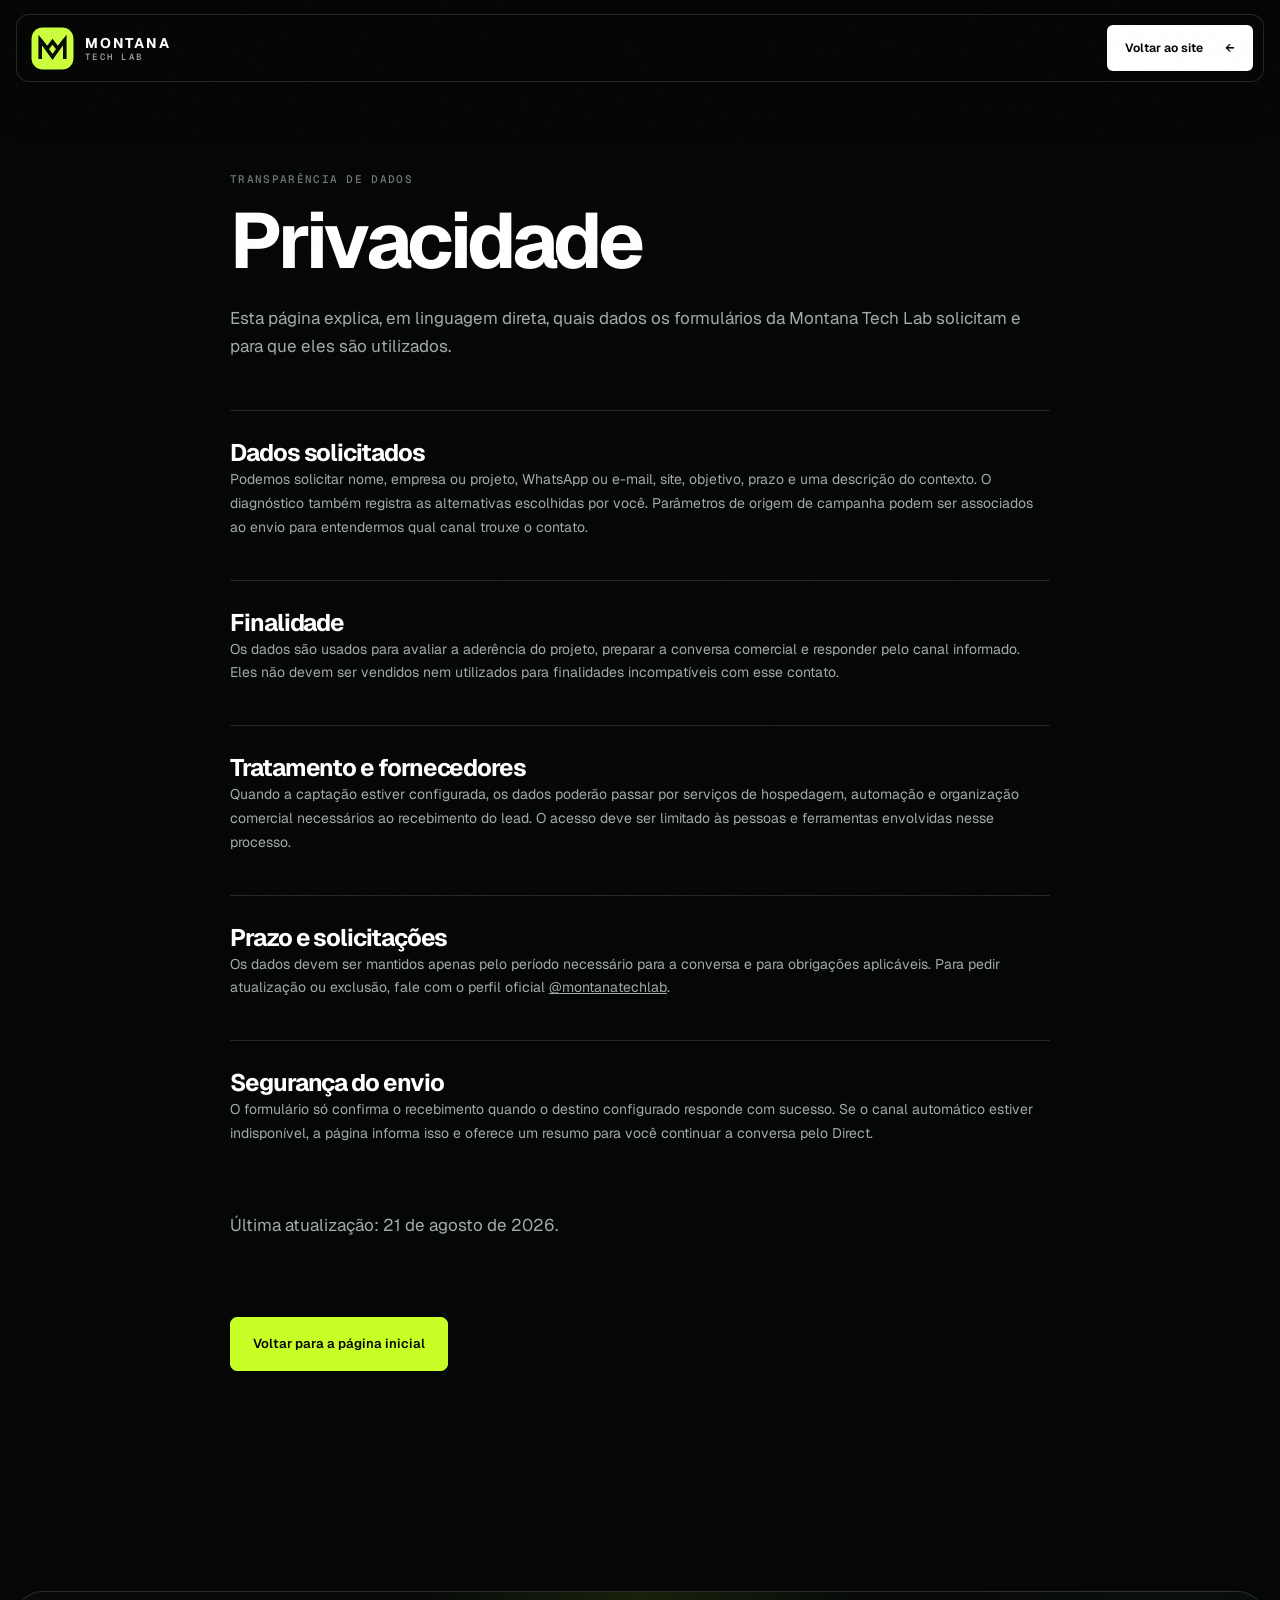
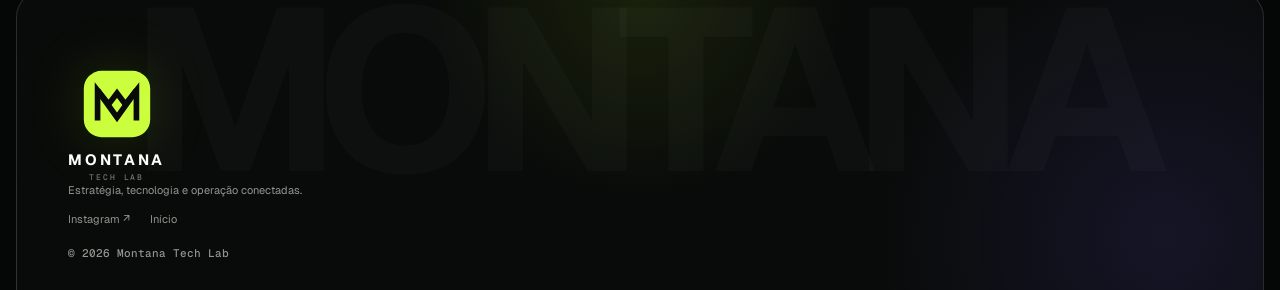
<file: privacidade.html>
<!doctype html>
<html lang="pt-BR">
<head>
  <meta charset="UTF-8">
  <meta name="viewport" content="width=device-width, initial-scale=1.0">
  <meta name="theme-color" content="#050706">
  <meta name="robots" content="index, follow">
  <meta name="description" content="Informações sobre o tratamento de dados nos formulários da Montana Tech Lab.">
  <link rel="canonical" href="https://montana-tech-lab.vercel.app/privacidade">
  <title>Privacidade — Montana Tech Lab</title>
  <link rel="preconnect" href="https://fonts.googleapis.com">
  <link rel="preconnect" href="https://fonts.gstatic.com" crossorigin>
  <link href="https://fonts.googleapis.com/css2?family=Geist:wght@400;500;600;700&family=Geist+Mono:wght@400;500;600&display=swap" rel="stylesheet">
  <link rel="icon" href="assets/montana-mark.svg" type="image/svg+xml">
  <link rel="stylesheet" href="styles.css?v=9">
</head>
<body>
  <a class="skip-link" href="#conteudo">Ir para o conteúdo</a>
  <div class="noise" aria-hidden="true"></div>
  <header class="site-header legal-header" id="inicio">
    <a class="brand" href="index.html" aria-label="Montana Tech Lab — página inicial"><img src="assets/montana-mark.svg" alt="" width="52" height="52"><span class="brand-copy"><strong>MONTANA</strong><small>TECH LAB</small></span></a>
    <a class="header-cta" href="index.html">Voltar ao site <span aria-hidden="true">←</span></a>
  </header>
  <main class="legal-main" id="conteudo">
    <span class="section-index">TRANSPARÊNCIA DE DADOS</span>
    <h1>Privacidade</h1>
    <p class="legal-lead">Esta página explica, em linguagem direta, quais dados os formulários da Montana Tech Lab solicitam e para que eles são utilizados.</p>
    <section class="legal-block"><h2>Dados solicitados</h2><p>Podemos solicitar nome, empresa ou projeto, WhatsApp ou e-mail, site, objetivo, prazo e uma descrição do contexto. O diagnóstico também registra as alternativas escolhidas por você. Parâmetros de origem de campanha podem ser associados ao envio para entendermos qual canal trouxe o contato.</p></section>
    <section class="legal-block"><h2>Finalidade</h2><p>Os dados são usados para avaliar a aderência do projeto, preparar a conversa comercial e responder pelo canal informado. Eles não devem ser vendidos nem utilizados para finalidades incompatíveis com esse contato.</p></section>
    <section class="legal-block"><h2>Tratamento e fornecedores</h2><p>Quando a captação estiver configurada, os dados poderão passar por serviços de hospedagem, automação e organização comercial necessários ao recebimento do lead. O acesso deve ser limitado às pessoas e ferramentas envolvidas nesse processo.</p></section>
    <section class="legal-block"><h2>Prazo e solicitações</h2><p>Os dados devem ser mantidos apenas pelo período necessário para a conversa e para obrigações aplicáveis. Para pedir atualização ou exclusão, fale com o perfil oficial <a href="https://www.instagram.com/montanatechlab/" target="_blank" rel="noreferrer"><u>@montanatechlab</u></a>.</p></section>
    <section class="legal-block"><h2>Segurança do envio</h2><p>O formulário só confirma o recebimento quando o destino configurado responde com sucesso. Se o canal automático estiver indisponível, a página informa isso e oferece um resumo para você continuar a conversa pelo Direct.</p></section>
    <p class="legal-lead">Última atualização: 21 de agosto de 2026.</p>
    <a class="button button-primary legal-back" href="index.html">Voltar para a página inicial</a>
  </main>
  <footer class="site-footer"><div class="footer-brand"><img src="assets/montana-mark.svg" alt="" width="42" height="42"><span><strong>MONTANA</strong><small>TECH LAB</small></span></div><p>Estratégia, tecnologia e operação conectadas.</p><nav aria-label="Links do rodapé"><a href="https://www.instagram.com/montanatechlab/" target="_blank" rel="noreferrer">Instagram ↗</a><a href="index.html">Início</a></nav><small>© <span data-current-year>2026</span> Montana Tech Lab</small></footer>
  <script src="script.js?v=9"></script>
</body>
</html>
</file>
<file: styles.css>
:root {
  --ink: #050706;
  --ink-soft: #0b0e0c;
  --paper: #f1f2eb;
  --paper-2: #e7e9df;
  --acid: #c8ff26;
  --acid-strong: #b9f000;
  --white: #ffffff;
  --muted: #a8ada7;
  --line: rgba(255, 255, 255, 0.13);
  --dark-line: rgba(5, 7, 6, 0.14);
  --font: "Geist", Arial, sans-serif;
  --mono: "Geist Mono", monospace;
  --shell: min(1240px, calc(100vw - 64px));
  --radius: 18px;
}

* { box-sizing: border-box; }
html { scroll-behavior: smooth; }
body { margin: 0; background: var(--ink); color: var(--white); font-family: var(--font); -webkit-font-smoothing: antialiased; }
body.menu-open { overscroll-behavior: none; }
button, input, textarea, select { font: inherit; }
button, a { -webkit-tap-highlight-color: transparent; }
button { color: inherit; }
a { color: inherit; text-decoration: none; }
img { display: block; max-width: 100%; }
p, h1, h2, h3, ul, ol { margin-top: 0; }
[hidden] { display: none !important; }
::selection { background: var(--acid); color: var(--ink); }
:focus-visible { outline: 3px solid var(--acid); outline-offset: 4px; }
section[id] { scroll-margin-top: 96px; }

.skip-link { position: fixed; top: 10px; left: 10px; z-index: 200; transform: translateY(-150%); padding: 12px 16px; background: var(--acid); color: var(--ink); border-radius: 8px; font-weight: 700; }
.skip-link:focus { transform: translateY(0); }
.noise { position: fixed; inset: 0; z-index: 150; pointer-events: none; opacity: .025; background-image: url("data:image/svg+xml,%3Csvg viewBox='0 0 140 140' xmlns='http://www.w3.org/2000/svg'%3E%3Cfilter id='n'%3E%3CfeTurbulence type='fractalNoise' baseFrequency='.9' numOctaves='3' stitchTiles='stitch'/%3E%3C/filter%3E%3Crect width='100%25' height='100%25' filter='url(%23n)' opacity='.6'/%3E%3C/svg%3E"); }
.scroll-progress { position: fixed; inset: 0 0 auto; z-index: 160; height: 2px; background: transparent; }
.scroll-progress span { display: block; width: 0; height: 100%; background: var(--acid); }
.section-shell { width: var(--shell); margin-inline: auto; }
.eyebrow, .section-index { display: block; color: var(--acid); font: 500 11px/1.3 var(--mono); letter-spacing: .12em; text-transform: uppercase; }
.section-index { color: #737a72; }
h1, h2, h3 { margin-bottom: 0; letter-spacing: -.045em; }
h1 em, h2 em { color: var(--acid); font-style: normal; }
.button { min-height: 54px; display: inline-flex; align-items: center; justify-content: center; gap: 18px; padding: 0 22px; border: 1px solid transparent; border-radius: 7px; font: 600 13px/1 var(--font); transition: transform .22s ease, border-color .22s ease, background .22s ease, color .22s ease; cursor: pointer; }
.button:hover { transform: translateY(-2px); }
.button-primary { background: var(--acid); color: var(--ink); border-color: var(--acid); }
.button-primary:hover { background: var(--acid-strong); border-color: var(--acid-strong); }
.button-secondary { background: transparent; color: inherit; border-color: currentColor; }
.status-dot { width: 7px; height: 7px; border-radius: 50%; background: var(--acid); box-shadow: 0 0 0 5px rgba(200,255,38,.12); }

/* header e menu */
.site-header { position: sticky; top: 14px; z-index: 70; width: min(1320px, calc(100vw - 32px)); min-height: 68px; margin: 14px auto 0; padding: 8px 10px 8px 14px; display: grid; grid-template-columns: auto 1fr auto; align-items: center; gap: 24px; border: 1px solid var(--line); border-radius: 13px; background: rgba(5,7,6,.82); box-shadow: 0 12px 50px rgba(0,0,0,.25); backdrop-filter: blur(18px); }
.brand { min-height: 44px; display: inline-flex; align-items: center; gap: 11px; width: max-content; }
.brand img { width: 43px; height: 43px; }
.brand-copy { display: grid; gap: 1px; }
.brand-copy strong { font-size: 14px; letter-spacing: .13em; }
.brand-copy small { color: var(--muted); font: 500 9px/1 var(--mono); letter-spacing: .25em; }
.desktop-nav { display: flex; justify-content: center; gap: clamp(20px, 3vw, 44px); }
.desktop-nav a { position: relative; color: #c3c7c2; font-size: 12px; }
.desktop-nav a::after { content: ""; position: absolute; left: 0; right: 100%; bottom: -7px; height: 1px; background: var(--acid); transition: right .22s ease; }
.desktop-nav a:hover { color: var(--white); }
.desktop-nav a:hover::after { right: 0; }
.header-cta { min-height: 46px; display: inline-flex; align-items: center; gap: 22px; padding: 0 18px; border-radius: 6px; background: var(--white); color: var(--ink); font-size: 12px; font-weight: 650; }
.menu-toggle { display: none; width: 46px; height: 46px; border: 1px solid var(--line); border-radius: 8px; background: transparent; place-items: center; align-content: center; gap: 5px; cursor: pointer; }
.menu-toggle span { display: block; width: 20px; height: 1px; background: var(--white); }
.mobile-menu { position: fixed; inset: 0; z-index: 120; padding: max(20px, env(safe-area-inset-top)) 22px max(24px, env(safe-area-inset-bottom)); display: grid; grid-template-rows: auto 1fr auto; color: var(--white); background: rgba(5,7,6,.98); opacity: 0; transform: translateY(-12px); transition: opacity .22s ease, transform .22s ease; }
.mobile-menu.is-open { opacity: 1; transform: translateY(0); }
.mobile-menu-top { display: flex; justify-content: space-between; align-items: center; }
.menu-close { width: 48px; height: 48px; border: 1px solid var(--line); border-radius: 8px; background: transparent; font-size: 30px; line-height: 1; cursor: pointer; }
.mobile-menu nav { align-self: center; display: grid; }
.mobile-menu nav a { display: flex; align-items: baseline; gap: 18px; padding: 14px 0; border-bottom: 1px solid var(--line); font-size: clamp(28px, 8vw, 42px); letter-spacing: -.04em; }
.mobile-menu nav a span { width: 24px; color: var(--acid); font: 500 11px/1 var(--mono); letter-spacing: .08em; }
.mobile-menu-cta { width: 100%; }

/* hero */
.hero { min-height: calc(100svh - 96px); max-height: 800px; display: grid; grid-template-columns: minmax(0, 1.08fr) minmax(430px, .92fr); align-items: center; gap: clamp(42px, 5vw, 84px); padding: 40px 0 62px; }
.hero-copy { position: relative; z-index: 2; }
.hero-copy h1 { max-width: 760px; margin-top: 20px; font-size: clamp(44px, 4.3vw, 66px); line-height: .99; }
.hero-copy > p { max-width: 660px; margin: 24px 0 0; color: #b8bdb7; font-size: clamp(15px, 1.25vw, 18px); line-height: 1.55; }
.hero-copy > p strong { color: var(--white); font-weight: 550; }
.hero-actions { display: flex; flex-wrap: wrap; gap: 12px; margin-top: 30px; }
.hero-actions .button-primary { min-width: 250px; }
.hero-actions .button-secondary { color: #d5d8d4; border-color: #414641; }
.hero-proof { display: flex; align-items: center; flex-wrap: wrap; gap: 12px; margin-top: 26px; color: #858c85; font: 500 11px/1 var(--mono); letter-spacing: .1em; }
.hero-proof i { width: 3px; height: 3px; border-radius: 50%; background: #4d534d; }
.hero-visual { position: relative; min-width: 0; overflow: clip; }
.hero-wireframe { position: absolute; inset: -8% -12%; pointer-events: none; background: radial-gradient(circle at 50% 50%, rgba(200,255,38,.09), transparent 45%); }
.hero-wireframe::before, .hero-wireframe::after, .hero-wireframe span { content: ""; position: absolute; border: 1px solid rgba(255,255,255,.05); border-radius: 50%; }
.hero-wireframe::before { inset: 3%; }
.hero-wireframe::after { inset: 15%; }
.hero-wireframe span:nth-child(1) { left: 50%; top: 0; bottom: 0; width: 1px; border: 0; border-left: 1px solid rgba(255,255,255,.045); border-radius: 0; }
.hero-wireframe span:nth-child(2) { top: 50%; left: 0; right: 0; height: 1px; border: 0; border-top: 1px solid rgba(255,255,255,.045); border-radius: 0; }
.deck-scene { position: relative; width: min(100%, 500px); aspect-ratio: 1; margin-inline: auto; perspective: 1000px; }
.hero-deck { position: absolute; inset: 6%; display: grid; grid-template-columns: repeat(2, 1fr); grid-template-rows: repeat(2, 1fr); gap: 8px; transform-style: preserve-3d; transition: transform .18s ease-out; }
.deck-card { position: relative; overflow: hidden; border: 1px solid rgba(255,255,255,.16); border-radius: 14px; background: #0e120f; text-align: left; cursor: pointer; transition: border-color .22s ease, background .22s ease, transform .22s ease; }
.deck-card::before { content: ""; position: absolute; inset: 0; opacity: 0; background: linear-gradient(135deg, rgba(200,255,38,.18), transparent 55%); transition: opacity .22s ease; }
.deck-card:hover, .deck-card.is-active { z-index: 2; border-color: rgba(200,255,38,.68); background: #121811; }
.deck-card:hover::before, .deck-card.is-active::before { opacity: 1; }
.deck-number { position: absolute; top: 17px; left: 18px; color: #858d85; font: 500 11px/1 var(--mono); letter-spacing: .1em; }
.deck-card strong { position: absolute; z-index: 1; max-width: 128px; font-size: clamp(17px, 1.7vw, 23px); line-height: 1.02; letter-spacing: -.04em; }
.deck-instagram strong, .deck-trafego strong { bottom: 20px; }
.deck-sites strong, .deck-sistemas strong { top: 21px; }
.deck-instagram strong, .deck-sites strong { left: 19px; }
.deck-trafego strong, .deck-sistemas strong { right: 19px; text-align: right; }
.deck-arrow { position: absolute; right: 17px; bottom: 16px; color: #667066; font-size: 14px; }
.deck-sites .deck-arrow, .deck-sistemas .deck-arrow { bottom: auto; top: 16px; }
.deck-core { position: absolute; z-index: 5; left: 50%; top: 50%; width: 106px; height: 106px; transform: translate(-50%,-50%) translateZ(24px); display: grid; place-items: center; border: 1px solid rgba(200,255,38,.58); border-radius: 50%; background: var(--ink); box-shadow: 0 0 0 9px rgba(5,7,6,.82), 0 0 50px rgba(200,255,38,.11); pointer-events: none; }
.deck-core img { width: 56px; height: 56px; }
.deck-core span { position: absolute; inset: -8px; border: 1px dashed rgba(200,255,38,.16); border-radius: 50%; animation: spin 18s linear infinite; }
.deck-status { position: relative; z-index: 2; width: min(86%, 440px); min-height: 70px; margin: -7px auto 0; padding: 15px 18px; display: grid; gap: 7px; border: 1px solid var(--line); border-radius: 10px; background: rgba(8,11,9,.8); backdrop-filter: blur(12px); }
.deck-status > span { color: var(--acid); font: 500 11px/1 var(--mono); letter-spacing: .09em; }
.deck-status strong { font-size: 13px; line-height: 1.35; font-weight: 500; }
@keyframes spin { to { transform: rotate(360deg); } }

/* faixa de experiência */
.proof-rail { border-block: 1px solid var(--line); background: #090c0a; overflow: hidden; }
.proof-rail-heading { min-height: 58px; display: flex; justify-content: space-between; align-items: center; gap: 24px; }
.proof-rail-heading p { margin: 0; color: #b9bdb8; font-size: 12px; }
.proof-rail-heading > span { color: #818881; font: 500 11px/1.4 var(--mono); letter-spacing: .05em; text-transform: uppercase; }
.proof-rail-window { border-top: 1px solid rgba(255,255,255,.07); overflow: hidden; }
.proof-rail-track { display: flex; width: max-content; animation: rail 34s linear infinite; }
.proof-rail-group { min-height: 74px; display: flex; align-items: center; gap: 30px; padding-right: 30px; }
.proof-rail-group span { white-space: nowrap; color: #eef1eb; font-size: clamp(15px, 1.4vw, 19px); font-weight: 550; letter-spacing: -.02em; }
.proof-rail-group i { width: 5px; height: 5px; border-radius: 50%; background: var(--acid); }
@keyframes rail { to { transform: translateX(-50%); } }

/* headings */
.section-heading { max-width: 840px; }
.section-heading h2, .express-intro h2, .team-intro h2, .qualification-aside h2 { margin-top: 17px; font-size: clamp(38px, 4.2vw, 62px); line-height: 1.02; }
.section-heading-split { max-width: none; display: grid; grid-template-columns: minmax(0, 1fr) minmax(280px, 390px); align-items: end; gap: 70px; }
.section-heading-split > p { margin: 0 0 4px; color: #8d938d; font-size: 15px; line-height: 1.65; }

/* diagnóstico expresso */
.express-section { padding: 112px 0; background: var(--paper); color: var(--ink); }
.express-grid { display: grid; grid-template-columns: minmax(300px, .82fr) minmax(520px, 1.18fr); gap: clamp(50px, 8vw, 120px); align-items: start; }
.express-intro { position: sticky; top: 112px; }
.express-intro h2 em { color: #748e20; }
.express-intro > p { max-width: 500px; margin: 24px 0 0; color: #5c625c; font-size: 16px; line-height: 1.65; }
.express-benefits { margin: 30px 0 0; padding: 0; display: grid; gap: 10px; list-style: none; color: #3c413d; font-size: 13px; }
.express-benefits li { display: flex; align-items: center; gap: 10px; }
.express-benefits li span { width: 20px; height: 20px; display: grid; place-items: center; border-radius: 50%; background: #dce9b7; color: #34420c; font: 700 10px/1 var(--mono); }
.express-form { min-height: 520px; padding: clamp(24px, 3.6vw, 46px); border-radius: var(--radius); background: var(--ink); color: var(--white); box-shadow: 0 30px 80px rgba(16,20,16,.16); }
.form-progress { display: grid; grid-template-columns: repeat(3, 1fr); gap: 7px; margin-bottom: 34px; }
.form-progress span { height: 3px; border-radius: 10px; background: #282d28; }
.form-progress span.is-active { background: var(--acid); }
.diagnostic-step { margin: 0; padding: 0; border: 0; }
.diagnostic-step legend { width: 100%; margin-bottom: 24px; font-size: clamp(22px, 2.3vw, 31px); line-height: 1.15; letter-spacing: -.035em; font-weight: 600; }
.diagnostic-step legend span { display: block; margin-bottom: 10px; color: var(--acid); font: 500 11px/1 var(--mono); letter-spacing: .1em; text-transform: uppercase; }
.choice-grid { display: grid; grid-template-columns: repeat(2, 1fr); gap: 10px; }
.choice-wide { grid-column: 1 / -1; }
.choice { position: relative; min-height: 82px; display: flex; align-items: center; padding: 15px 18px; border: 1px solid #2d342e; border-radius: 9px; color: #c9cec8; cursor: pointer; transition: border .2s ease, background .2s ease, color .2s ease; }
.choice:hover { border-color: #5b675d; color: var(--white); }
.choice:has(input:checked) { border-color: var(--acid); background: rgba(200,255,38,.1); color: var(--white); }
.choice:has(input:checked)::after { content: "✓"; position: absolute; top: 10px; right: 11px; color: var(--acid); font: 700 10px/1 var(--mono); }
.choice input { position: absolute; width: 1px; height: 1px; opacity: 0; }
.choice span { max-width: 90%; font-size: 14px; line-height: 1.35; }
.text-button { margin-top: 20px; padding: 5px 0; border: 0; border-bottom: 1px solid currentColor; background: transparent; color: #99a099; font-size: 12px; cursor: pointer; }
.diagnostic-result { padding: 2px 0 12px; }
.diagnostic-result > span { color: var(--acid); font: 500 11px/1 var(--mono); letter-spacing: .1em; }
.diagnostic-result h3 { margin-top: 14px; font-size: clamp(29px, 3.4vw, 44px); line-height: 1.02; }
.diagnostic-result > p { margin: 17px 0 0; color: #b7bcb6; font-size: 15px; line-height: 1.6; }
.result-connection { margin-top: 24px; padding: 18px; display: grid; gap: 7px; border-left: 2px solid var(--acid); background: #111612; }
.result-connection span { color: #929b92; font: 500 11px/1 var(--mono); letter-spacing: .08em; text-transform: uppercase; }
.result-connection strong { font-size: 16px; }
.diagnostic-capture { margin-top: 24px; padding-top: 24px; border-top: 1px solid var(--line); }
.capture-heading > span { font-size: 20px; font-weight: 600; letter-spacing: -.02em; }
.capture-heading p { margin: 7px 0 20px; color: #909790; font-size: 13px; line-height: 1.5; }

/* campos e formulários */
.honeypot { position: absolute !important; left: -10000px !important; width: 1px !important; height: 1px !important; overflow: hidden !important; }
.field-row { display: grid; grid-template-columns: repeat(2, 1fr); gap: 12px; }
.field { display: grid; gap: 8px; margin-bottom: 13px; }
.field > span { color: #bdc2bc; font-size: 11px; font-weight: 550; }
.field > span small { color: #747b75; font-weight: 400; }
.field input, .field select, .field textarea { width: 100%; min-height: 50px; padding: 13px 14px; border: 1px solid #303630; border-radius: 7px; background: #0e120f; color: var(--white); font-size: 14px; outline: none; transition: border .2s ease, box-shadow .2s ease; }
.field textarea { min-height: 130px; resize: vertical; line-height: 1.5; }
.field input::placeholder, .field textarea::placeholder { color: #646b65; }
.field input:focus, .field select:focus, .field textarea:focus { border-color: var(--acid); box-shadow: 0 0 0 3px rgba(200,255,38,.1); }
.field [aria-invalid="true"] { border-color: #ff806f; }
.consent { display: grid; grid-template-columns: 18px 1fr; gap: 10px; margin: 6px 0 18px; color: #969d96; font-size: 11px; line-height: 1.5; cursor: pointer; }
.consent input { width: 17px; height: 17px; accent-color: var(--acid); }
.consent a { color: #cbd1ca; text-decoration: underline; }
.form-submit { width: 100%; }
.form-status { min-height: 18px; margin: 10px 0 0; color: #aeb5ae; font-size: 11px; line-height: 1.45; }
.form-status.is-error { color: #ff9c8d; }
.form-fallback { margin-top: 12px; display: flex; gap: 9px; }
.form-fallback .button { flex: 1; min-height: 46px; padding: 0 13px; font-size: 11px; }
.form-success { margin-top: 14px; padding: 20px; border: 1px solid rgba(200,255,38,.45); border-radius: 9px; background: rgba(200,255,38,.08); }
.form-success strong { color: var(--acid); font-size: 18px; }
.form-success p { margin: 6px 0 14px; color: #bcc3bb; font-size: 13px; }
.form-success .button { min-height: 46px; }

/* adequação e caminhos */
.fit-section { padding: 120px 0; }
.fit-grid { margin-top: 56px; display: grid; grid-template-columns: repeat(4, 1fr); border-top: 1px solid var(--line); border-left: 1px solid var(--line); }
.fit-grid article { min-height: 280px; padding: 28px 24px; border-right: 1px solid var(--line); border-bottom: 1px solid var(--line); transition: background .22s ease; }
.fit-grid article:hover { background: #0b0f0c; }
.fit-grid article > span { color: var(--acid); font: 500 11px/1 var(--mono); }
.fit-grid h3 { margin-top: 62px; font-size: clamp(20px, 2vw, 27px); line-height: 1.03; }
.fit-grid p { margin: 16px 0 0; color: #8f968f; font-size: 13px; line-height: 1.6; }
.paths-section { padding: 120px 0; background: #0a0d0b; border-block: 1px solid var(--line); }
.path-list { margin-top: 64px; border-top: 1px solid var(--line); }
.path-card { position: relative; display: grid; grid-template-columns: 80px minmax(230px,.75fr) minmax(300px,1fr) auto; gap: 36px; align-items: start; padding: 38px 4px; border-bottom: 1px solid var(--line); }
.path-number { color: #596159; font: 500 12px/1 var(--mono); }
.path-main > span, .path-detail > span { color: var(--acid); font: 500 11px/1 var(--mono); letter-spacing: .08em; }
.path-main h3 { margin-top: 11px; font-size: clamp(30px, 3vw, 43px); line-height: 1; }
.path-main p, .path-detail p { margin: 13px 0 0; color: #8e958e; font-size: 13px; line-height: 1.55; }
.path-detail > span { color: #767d77; }
.tag-list { display: flex; flex-wrap: wrap; gap: 6px; margin-top: 18px; }
.tag-list span { padding: 7px 9px; border: 1px solid currentColor; border-radius: 99px; color: #7d857e; font: 500 10px/1 var(--mono); letter-spacing: .03em; text-transform: uppercase; }
.path-card > a { align-self: end; min-height: 44px; display: flex; align-items: center; gap: 18px; border-bottom: 1px solid #586059; color: #d4d8d3; font-size: 11px; white-space: nowrap; }
.path-card > a:hover { color: var(--acid); border-color: var(--acid); }

/* cases anônimos */
.cases-section { padding: 120px 0; background: var(--paper); color: var(--ink); }
.cases-section .section-heading h2 em { color: #748e20; }
.cases-section .section-heading-split > p { color: #5f655f; }
.case-grid { margin-top: 62px; display: grid; grid-template-columns: repeat(3, 1fr); gap: 16px; }
.case-card { min-width: 0; overflow: hidden; border-radius: 15px; background: var(--white); box-shadow: 0 18px 50px rgba(10,15,10,.08); }
.case-visual { position: relative; aspect-ratio: 1.32; margin: 10px; overflow: hidden; border-radius: 9px; }
.case-dark .case-visual { background: #101612; }
.case-light .case-visual { background: #dfe5dc; }
.case-accent .case-visual { background: #d7ff5d; }
.ui-bar { height: 33px; padding: 0 12px; display: flex; align-items: center; gap: 5px; border-bottom: 1px solid rgba(255,255,255,.13); }
.case-light .ui-bar, .case-accent .ui-bar { border-color: rgba(5,7,6,.12); }
.ui-bar span { width: 5px; height: 5px; border-radius: 50%; background: #747c75; }
.data-map { position: absolute; inset: 49px 18px 18px; border: 1px solid rgba(255,255,255,.12); background: repeating-linear-gradient(90deg, transparent 0 48px, rgba(255,255,255,.035) 49px 50px), repeating-linear-gradient(0deg, transparent 0 38px, rgba(255,255,255,.035) 39px 40px); }
.data-map span { position: absolute; width: 12px; height: 12px; border: 2px solid var(--acid); border-radius: 50%; }
.data-map span:first-child { left: 20%; top: 30%; }.data-map span:nth-child(2) { right: 22%; bottom: 24%; }
.data-map i { position: absolute; left: 22%; top: 34%; width: 55%; border-top: 1px dashed var(--acid); transform: rotate(14deg); transform-origin: left; }
.data-map b { position: absolute; right: 10px; top: 10px; width: 34%; height: 22%; background: rgba(200,255,38,.16); }
.dashboard-lines { position: absolute; inset: 50px 18px 18px; display: grid; grid-template-columns: 1fr .55fr; gap: 10px; }
.dashboard-lines i { display: block; min-height: 34px; border: 1px solid rgba(5,7,6,.13); background: rgba(255,255,255,.46); }
.dashboard-lines i:first-child { grid-column: 1 / -1; }
.dashboard-lines b { border-radius: 50%; border: 15px solid rgba(109,138,35,.4); }
.shop-grid { position: absolute; inset: 50px 18px 18px; display: grid; grid-template-columns: repeat(2,1fr); gap: 8px; }
.shop-grid i { border: 1px solid rgba(5,7,6,.17); background: rgba(255,255,255,.42); }
.shop-grid i::before { content: ""; display: block; width: 45%; aspect-ratio: 1; margin: 16px auto 0; border-radius: 50%; background: rgba(5,7,6,.22); }
.case-copy { padding: 17px 22px 25px; }
.case-copy > span { color: #667718; font: 600 11px/1 var(--mono); letter-spacing: .08em; }
.case-copy h3 { margin-top: 12px; font-size: clamp(23px, 2.1vw, 30px); line-height: 1.02; }
.case-copy p { margin: 15px 0 0; color: #5c635d; font-size: 13px; line-height: 1.58; }
.case-copy .tag-list span { color: #747b74; }
.authorization-note { margin: 20px 0 0; display: flex; align-items: center; gap: 10px; color: #636963; font: 500 11px/1.5 var(--mono); text-transform: uppercase; letter-spacing: .04em; }
.authorization-note > span { width: 20px; height: 20px; display: grid; place-items: center; border: 1px solid #909790; border-radius: 50%; }

/* método e processo */
.method-section { padding: 120px 0; background: var(--acid); color: var(--ink); }
.method-section .section-index { color: #526b0b; }
.method-section .section-heading h2 em { color: #394a08; }
.method-section .section-heading-split > p { color: #44531a; }
.method-flow { margin-top: 66px; display: grid; grid-template-columns: 1fr auto 1fr auto 1fr; gap: 18px; align-items: stretch; }
.method-flow > i { align-self: center; font-style: normal; font-size: 20px; }
.method-flow article { min-height: 270px; padding: 26px; display: grid; grid-template-rows: auto 1fr; border: 1px solid rgba(5,7,6,.35); border-radius: 13px; background: rgba(255,255,255,.13); }
.method-flow article > span { font: 600 11px/1 var(--mono); }
.method-flow article > div { align-self: end; }
.method-flow small { font: 600 11px/1 var(--mono); letter-spacing: .09em; }
.method-flow h3 { margin-top: 10px; font-size: clamp(25px, 2.5vw, 34px); line-height: 1.02; }
.method-flow p { margin: 13px 0 0; color: #35420f; font-size: 13px; line-height: 1.55; }
.process-section { padding: 120px 0; }
.process-list { margin: 64px 0 0; padding: 0; display: grid; grid-template-columns: repeat(4, 1fr); list-style: none; border-top: 1px solid var(--line); border-left: 1px solid var(--line); }
.process-list li { min-height: 235px; padding: 24px; display: grid; grid-template-rows: auto 1fr; border-right: 1px solid var(--line); border-bottom: 1px solid var(--line); }
.process-list li > span { color: var(--acid); font: 500 11px/1 var(--mono); }
.process-list li > div { align-self: end; }
.process-list h3 { font-size: 25px; }
.process-list p { margin: 12px 0 0; color: #8c938d; font-size: 13px; line-height: 1.55; }

/* equipe */
.team-section { padding: 120px 0; background: #0a0d0b; border-block: 1px solid var(--line); }
.team-shell { display: grid; grid-template-columns: .72fr 1.28fr; gap: clamp(50px, 8vw, 110px); align-items: center; }
.team-intro h2 { font-size: clamp(40px, 4.5vw, 64px); }
.team-intro > p { max-width: 480px; margin: 24px 0 0; color: #8e958e; font-size: 15px; line-height: 1.65; }
.team-grid { display: grid; grid-template-columns: repeat(2, 1fr); gap: 14px; }
.team-card { position: relative; min-width: 0; overflow: hidden; border: 1px solid var(--line); border-radius: 13px; background: #101411; }
.team-card img { width: 100%; aspect-ratio: .82; object-fit: cover; object-position: center top; filter: saturate(.8) contrast(1.03); }
.team-card > div { min-height: 150px; padding: 20px; }
.team-card span { color: var(--acid); font: 500 11px/1 var(--mono); letter-spacing: .08em; }
.team-card h3 { margin-top: 9px; font-size: 27px; }
.team-card p { margin: 9px 0 0; color: #8e958e; font-size: 12px; line-height: 1.5; }

/* qualificação */
.qualification-section { padding: 120px 0; display: grid; grid-template-columns: minmax(300px,.82fr) minmax(520px,1.18fr); gap: clamp(50px, 8vw, 120px); background: var(--paper); color: var(--ink); }
.qualification-aside { position: sticky; top: 110px; align-self: start; }
.qualification-aside h2 em { color: #748e20; }
.qualification-aside > p { margin: 23px 0 0; color: #5d645e; font-size: 15px; line-height: 1.65; }
.qualification-expectation { margin-top: 32px; padding: 22px; border: 1px solid var(--dark-line); border-radius: 10px; }
.qualification-expectation > span { color: #657720; font: 600 11px/1 var(--mono); letter-spacing: .08em; text-transform: uppercase; }
.qualification-expectation ol { margin: 17px 0 0; padding-left: 20px; color: #535a54; font-size: 13px; line-height: 1.7; }
.qualification-form { position: relative; padding: clamp(24px,3.5vw,45px); border-radius: var(--radius); background: var(--ink); color: var(--white); box-shadow: 0 30px 80px rgba(16,20,16,.14); }

/* faq, final e footer */
.faq-section { padding: 120px 0; }
.faq-shell { display: grid; grid-template-columns: .7fr 1.3fr; gap: clamp(50px,8vw,120px); }
.faq-list { border-top: 1px solid var(--line); }
.faq-list details { border-bottom: 1px solid var(--line); }
.faq-list summary { min-height: 78px; display: flex; align-items: center; justify-content: space-between; gap: 20px; list-style: none; cursor: pointer; font-size: 17px; font-weight: 550; }
.faq-list summary::-webkit-details-marker { display: none; }
.faq-list summary span { color: var(--acid); font-size: 24px; font-weight: 300; transition: transform .2s ease; }
.faq-list details[open] summary span { transform: rotate(45deg); }
.faq-list details p { max-width: 720px; margin: -3px 0 27px; color: #939a93; font-size: 14px; line-height: 1.65; }
.final-section { position: relative; min-height: 630px; padding: 112px 30px; display: grid; place-items: center; align-content: center; overflow: hidden; border-radius: 20px 20px 0 0; background: var(--acid); color: var(--ink); text-align: center; }
.final-section .eyebrow { color: #50660d; }
.final-section h2 { position: relative; z-index: 1; margin-top: 22px; font-size: clamp(47px, 7vw, 92px); line-height: .94; }
.final-section h2 em { color: #384708; }
.final-actions { position: relative; z-index: 1; margin-top: 36px; display: flex; flex-wrap: wrap; justify-content: center; gap: 10px; }
.final-actions .button-primary { background: var(--ink); border-color: var(--ink); color: var(--white); }
.final-actions .button-secondary { border-color: rgba(5,7,6,.5); }
.final-mark { position: absolute; inset: 50% auto auto 50%; transform: translate(-50%,-50%); opacity: .055; }
.final-mark img { width: min(560px, 80vw); }
.site-footer { width: var(--shell); min-height: 150px; margin: 0 auto; display: grid; grid-template-columns: auto 1fr auto auto; align-items: center; gap: 40px; color: #6f766f; }
.footer-brand { display: flex; align-items: center; gap: 9px; color: var(--white); }
.footer-brand img { width: 38px; height: 38px; }
.footer-brand > span { display: grid; }
.footer-brand strong { font-size: 11px; letter-spacing: .11em; }
.footer-brand small { color: #707770; font: 500 7px/1.5 var(--mono); letter-spacing: .16em; }
.site-footer > p { margin: 0; font-size: 11px; }
.site-footer nav { display: flex; gap: 20px; font-size: 11px; }
.site-footer nav a { min-height: 44px; display: inline-flex; align-items: center; }
.site-footer nav a:hover { color: var(--acid); }
.site-footer > small { font: 500 11px/1 var(--mono); }
.mobile-sticky-cta { display: none; }
.noscript-note { position: fixed; z-index: 180; left: 20px; right: 20px; bottom: 20px; padding: 14px; background: var(--white); color: var(--ink); border-radius: 8px; font-size: 12px; text-align: center; }

/* página de privacidade */
.legal-main { width: min(820px, calc(100vw - 40px)); margin: 0 auto; padding: 90px 0 120px; }
.legal-main h1 { margin-top: 18px; font-size: clamp(44px,7vw,78px); line-height: .96; }
.legal-main .legal-lead { margin: 25px 0 50px; color: #a5aba5; font-size: 17px; line-height: 1.65; }
.legal-block { padding: 26px 0; border-top: 1px solid var(--line); }
.legal-block h2 { font-size: 24px; }
.legal-block p, .legal-block li { color: #a4aaa4; font-size: 14px; line-height: 1.7; }
.legal-block ul { padding-left: 20px; }
.legal-back { margin-top: 28px; }

/* animação e estados */
.js-ready .reveal { opacity: 0; transform: translateY(20px); transition: opacity .65s ease, transform .65s ease; }
.js-ready .reveal.is-visible { opacity: 1; transform: translateY(0); }

@media (max-width: 1100px) {
  :root { --shell: min(calc(100vw - 44px), 980px); }
  .desktop-nav { gap: 20px; }
  .hero { grid-template-columns: 1fr 420px; gap: 30px; }
  .hero-copy h1 { font-size: clamp(43px,5vw,57px); }
  .path-card { grid-template-columns: 55px .8fr 1fr; }
  .path-card > a { grid-column: 2 / -1; width: max-content; }
  .case-copy h3 { font-size: 24px; }
  .team-shell { gap: 50px; }
}

@media (max-width: 900px) {
  :root { --shell: calc(100vw - 36px); }
  .desktop-nav, .header-cta { display: none; }
  .site-header { grid-template-columns: 1fr auto; }
  .menu-toggle { display: grid; }
  .hero { min-height: auto; max-height: none; grid-template-columns: 1fr; padding: 66px 0 82px; }
  .hero-copy { max-width: 760px; }
  .hero-copy h1 { font-size: clamp(48px, 8.4vw, 70px); }
  .hero-visual { width: min(620px, 100%); margin: 10px auto 0; }
  .express-grid, .qualification-section { grid-template-columns: 1fr; gap: 45px; }
  .express-intro, .qualification-aside { position: static; }
  .fit-grid { grid-template-columns: repeat(2, 1fr); }
  .section-heading-split { grid-template-columns: 1fr; gap: 22px; }
  .section-heading-split > p { max-width: 640px; }
  .case-grid { grid-template-columns: 1fr; }
  .case-card { display: grid; grid-template-columns: .9fr 1.1fr; }
  .case-visual { aspect-ratio: 1.1; }
  .case-copy { align-self: center; padding: 30px; }
  .method-flow { grid-template-columns: 1fr; }
  .method-flow > i { transform: rotate(90deg); justify-self: center; }
  .method-flow article { min-height: 220px; }
  .process-list { grid-template-columns: repeat(2, 1fr); }
  .team-shell { grid-template-columns: 1fr; }
  .team-intro { max-width: 680px; }
  .faq-shell { grid-template-columns: 1fr; }
  .site-footer { grid-template-columns: 1fr auto; padding: 32px 0; gap: 22px; }
  .site-footer > p { display: none; }
  .site-footer nav { grid-row: 2; }
}

@media (max-width: 640px) {
  :root { --shell: calc(100vw - 28px); }
  body { padding-bottom: calc(76px + env(safe-area-inset-bottom)); }
  .site-header { top: 8px; width: calc(100vw - 16px); min-height: 60px; margin-top: 8px; padding: 6px 7px 6px 10px; border-radius: 11px; }
  .brand img { width: 38px; height: 38px; }
  .brand-copy strong { font-size: 12px; }
  .menu-toggle { width: 45px; height: 45px; }
  section[id] { scroll-margin-top: 78px; }
  .hero { padding: 44px 0 68px; gap: 35px; }
  .hero-copy .eyebrow { font-size: 11px; }
  .hero-copy h1 { margin-top: 16px; font-size: clamp(39px, 11.2vw, 52px); line-height: .98; }
  .hero-copy > p { margin-top: 20px; font-size: 15px; }
  .hero-actions { margin-top: 24px; display: grid; }
  .hero-actions .button { width: 100%; }
  .hero-proof { gap: 8px; margin-top: 19px; font-size: 10px; }
  .hero-visual { margin-top: 0; }
  .deck-scene { width: min(100%, 390px); }
  .hero-deck { inset: 3%; gap: 6px; }
  .deck-card { border-radius: 10px; }
  .deck-number { top: 12px; left: 13px; font-size: 10px; }
  .deck-card strong { max-width: 104px; font-size: clamp(15px, 4.7vw, 19px); }
  .deck-instagram strong, .deck-trafego strong { bottom: 14px; }
  .deck-sites strong, .deck-sistemas strong { top: 15px; }
  .deck-instagram strong, .deck-sites strong { left: 13px; }
  .deck-trafego strong, .deck-sistemas strong { right: 13px; }
  .deck-arrow { display: none; }
  .deck-core { width: 76px; height: 76px; box-shadow: 0 0 0 6px rgba(5,7,6,.88), 0 0 35px rgba(200,255,38,.1); }
  .deck-core img { width: 40px; height: 40px; }
  .deck-status { width: 94%; min-height: 66px; margin-top: 7px; }
  .proof-rail-heading { min-height: 70px; align-items: flex-start; flex-direction: column; justify-content: center; gap: 5px; }
  .proof-rail-heading > span { max-width: 330px; font-size: 10px; }
  .proof-rail-group { min-height: 64px; gap: 22px; padding-right: 22px; }
  .proof-rail-group span { font-size: 15px; }
  .proof-rail-track { animation-duration: 27s; }
  .express-section, .fit-section, .paths-section, .cases-section, .method-section, .process-section, .team-section, .qualification-section, .faq-section { padding-top: 82px; padding-bottom: 82px; }
  .section-heading h2, .express-intro h2, .team-intro h2, .qualification-aside h2 { font-size: clamp(36px, 10.5vw, 48px); }
  .express-grid, .qualification-section { gap: 34px; }
  .express-intro > p { font-size: 14px; }
  .express-benefits { margin-top: 23px; }
  .express-form, .qualification-form { min-height: 0; padding: 21px 17px; border-radius: 13px; }
  .form-progress { margin-bottom: 27px; }
  .diagnostic-step legend { margin-bottom: 19px; font-size: 23px; }
  .choice-grid { grid-template-columns: 1fr; }
  .choice-wide { grid-column: auto; }
  .choice { min-height: 62px; padding: 13px 15px; }
  .choice span { font-size: 13px; }
  .field-row { grid-template-columns: 1fr; gap: 0; }
  .field input, .field select { min-height: 52px; }
  .form-fallback { flex-direction: column; }
  .fit-grid { margin-top: 40px; grid-template-columns: 1fr; }
  .fit-grid article { min-height: 230px; }
  .fit-grid h3 { margin-top: 45px; font-size: 25px; }
  .path-list { margin-top: 42px; }
  .path-card { grid-template-columns: 1fr; gap: 20px; padding: 30px 2px; }
  .path-main h3 { font-size: 37px; }
  .path-card > a { grid-column: auto; margin-top: 6px; }
  .case-grid { margin-top: 40px; }
  .case-card { display: block; }
  .case-visual { aspect-ratio: 1.28; }
  .case-copy { padding: 18px 18px 23px; }
  .case-copy h3 { font-size: 25px; }
  .authorization-note { align-items: flex-start; font-size: 11px; }
  .authorization-note > span { flex: 0 0 auto; }
  .method-flow { margin-top: 42px; }
  .method-flow article { min-height: 205px; padding: 21px; }
  .method-flow h3 { font-size: 28px; }
  .process-list { margin-top: 40px; grid-template-columns: 1fr; }
  .process-list li { min-height: 195px; }
  .team-grid { grid-template-columns: 1fr; }
  .team-card img { aspect-ratio: .95; object-position: center 13%; }
  .team-card > div { min-height: 135px; }
  .qualification-expectation { margin-top: 24px; }
  .faq-list summary { min-height: 72px; font-size: 15px; }
  .faq-list details p { font-size: 13px; }
  .final-section { width: calc(100vw - 16px); min-height: 580px; padding: 80px 18px; border-radius: 16px 16px 0 0; }
  .final-section h2 { font-size: clamp(46px, 13.5vw, 65px); }
  .final-actions { width: 100%; display: grid; }
  .final-actions .button { width: 100%; }
  .site-footer { width: calc(100vw - 32px); grid-template-columns: 1fr; padding: 35px 0 30px; gap: 21px; }
  .site-footer nav { grid-row: auto; flex-wrap: wrap; }
  .mobile-sticky-cta { position: fixed; z-index: 65; left: 8px; right: 8px; bottom: max(8px, env(safe-area-inset-bottom)); min-height: 56px; padding: 0 19px; display: flex; align-items: center; justify-content: space-between; border: 1px solid rgba(5,7,6,.3); border-radius: 9px; background: var(--acid); color: var(--ink); box-shadow: 0 10px 38px rgba(0,0,0,.35); font-size: 13px; font-weight: 700; transform: translateY(calc(100% + 28px)); transition: transform .3s ease; }
  .mobile-sticky-cta.is-visible { transform: translateY(0); }
  .mobile-menu { padding-inline: 17px; }
  .legal-main { padding-top: 70px; }
}

@media (max-width: 380px) {
  .hero-copy h1 { font-size: 38px; }
  .deck-card strong { font-size: 15px; max-width: 87px; }
  .deck-core { width: 70px; height: 70px; }
  .proof-rail-heading > span { max-width: 280px; }
}

@media (prefers-reduced-motion: reduce) {
  html { scroll-behavior: auto; }
  *, *::before, *::after { animation-duration: .01ms !important; animation-iteration-count: 1 !important; scroll-behavior: auto !important; transition-duration: .01ms !important; }
  .proof-rail-track { animation: none; }
  .proof-rail-group[aria-hidden="true"] { display: none; }
  .js-ready .reveal { opacity: 1; transform: none; }
}

.legal-header { grid-template-columns: 1fr auto; }
.legal-header .header-cta { display: inline-flex; justify-self: end; }

/* Camada expressiva v10 */
:root { --violet: #755cff; --violet-deep: #2e245f; }

/* Roller de protótipos */
.prototype-rail { position: relative; padding: 78px 0 50px; overflow: hidden; border-block: 1px solid var(--line); background: #080b09; }
.prototype-rail::before { content: ""; position: absolute; inset: 0; pointer-events: none; background: radial-gradient(circle at 75% 10%, rgba(117,92,255,.13), transparent 32%), linear-gradient(90deg, transparent, rgba(200,255,38,.025), transparent); }
.prototype-heading { position: relative; z-index: 2; display: grid; grid-template-columns: 1fr minmax(320px,430px); align-items: end; gap: 70px; }
.prototype-heading h2 { margin-top: 12px; font-size: clamp(38px,4.2vw,58px); line-height: .98; }
.prototype-heading h2 em { color: var(--acid); font-style: normal; }
.prototype-heading-meta { display: grid; grid-template-columns: 1fr auto; align-items: end; gap: 20px; }
.prototype-heading-meta p { margin: 0; color: #858c85; font-size: 12px; line-height: 1.5; }
.roller-toggle { min-width: 124px; min-height: 44px; padding: 0 13px; display: inline-flex; align-items: center; justify-content: space-between; gap: 12px; border: 1px solid #3a413a; border-radius: 99px; background: transparent; color: #c7ccc6; font: 500 10px/1 var(--mono); text-transform: uppercase; cursor: pointer; }
.roller-toggle i { color: var(--acid); font-style: normal; }
.logo-roll-window { position: relative; z-index: 2; margin-top: 38px; overflow: hidden; -webkit-mask-image: linear-gradient(90deg, transparent, #000 5%, #000 95%, transparent); mask-image: linear-gradient(90deg, transparent, #000 5%, #000 95%, transparent); }
.logo-roll-track { width: max-content; display: flex; will-change: transform; animation: logoRoll 38s linear infinite; }
.prototype-rail.is-paused .logo-roll-track, .logo-roll-window:hover .logo-roll-track { animation-play-state: paused; }
.logo-roll-set { display: flex; gap: 14px; padding-right: 14px; }
.prototype-logo { position: relative; flex: 0 0 258px; min-height: 118px; padding: 18px; display: grid; grid-template-columns: 58px 1fr; align-items: center; gap: 14px; overflow: hidden; border: 1px solid #2b312c; border-radius: 16px; background: #0e120f; color: var(--white); }
.prototype-logo::after { content: ""; position: absolute; inset: auto -24px -40px auto; width: 105px; height: 105px; border: 1px solid rgba(255,255,255,.06); border-radius: 50%; }
.prototype-logo > span:nth-child(2) { min-width: 0; display: grid; gap: 5px; }
.prototype-logo strong { overflow: hidden; font-size: 15px; line-height: 1.1; letter-spacing: -.02em; text-overflow: ellipsis; white-space: nowrap; }
.prototype-logo small { color: #7f877f; font: 500 9px/1.2 var(--mono); text-transform: uppercase; }
.prototype-logo > em { position: absolute; top: 8px; right: 9px; padding: 4px 6px; border: 1px solid currentColor; border-radius: 99px; color: #626a63; font: 500 7px/1 var(--mono); font-style: normal; letter-spacing: .08em; }
.prototype-mark { position: relative; width: 58px; height: 58px; display: grid; place-items: center; border: 1px solid #3a423a; border-radius: 15px; background: #090c0a; }
.prototype-mark b { position: relative; z-index: 2; font: 650 17px/1 var(--font); }
.prototype-mark i { position: absolute; inset: 7px; border: 1px solid rgba(200,255,38,.22); border-radius: 50%; }
.prototype-preserva .prototype-mark { color: var(--acid); border-radius: 50%; }
.prototype-flamedula { background: linear-gradient(135deg, rgba(117,92,255,.18), #0e120f 60%); }
.prototype-flamedula .prototype-mark { color: #a99bff; border-color: rgba(117,92,255,.7); transform: rotate(8deg); }
.prototype-flamedula .prototype-mark b { font-size: 28px; transform: rotate(-8deg); }
.prototype-geiciele .prototype-mark { color: #f1f2eb; border-radius: 4px 22px 4px 22px; }
.prototype-douglas .prototype-mark::before, .prototype-douglas .prototype-mark::after { content: ""; position: absolute; top: 18px; width: 20px; height: 14px; border: 2px solid var(--acid); border-radius: 50%; }
.prototype-douglas .prototype-mark::before { left: 7px; }.prototype-douglas .prototype-mark::after { right: 7px; }
.prototype-douglas .prototype-mark b { font-size: 9px; transform: translateY(17px); }
.prototype-maju { background: var(--paper); color: var(--ink); }
.prototype-maju small { color: #5f675f; }.prototype-maju > em { color: #687068; }
.prototype-maju .prototype-mark { color: var(--ink); border-color: var(--ink); background: var(--acid); transform: rotate(-5deg); }
.prototype-jhonny .prototype-mark { color: var(--acid); border-radius: 6px; }
.prototype-jhonny .prototype-mark i { inset: 10px 14px; border-radius: 2px; }
@keyframes logoRoll { to { transform: translateX(-50%); } }
@keyframes signalPulse { 50% { opacity: .42; transform: scale(.72); } }

/* Ritmo editorial da seção de gargalos */
.horizontal-hint { display: none; }
.fit-grid { margin-top: 58px; margin-bottom: 46px; display: grid; grid-template-columns: repeat(12,1fr); grid-template-rows: repeat(2,minmax(225px,auto)); gap: 16px; border: 0; }
.fit-grid article { position: relative; min-height: 0; padding: 30px; overflow: hidden; border: 1px solid var(--line); border-radius: 24px; background: #0d110e; transition: transform .35s cubic-bezier(.2,.7,.2,1), border-color .35s ease; }
.fit-grid article:hover { z-index: 3; transform: translateY(-7px); border-color: rgba(200,255,38,.55); }
.fit-item-primary { grid-column: 1 / 8; grid-row: 1; }
.fit-item-violet { grid-column: 8 / -1; grid-row: 1; background: var(--violet) !important; color: var(--white); transform: translateY(34px); }
.fit-item-violet:hover { transform: translateY(27px) !important; }
.fit-item-paper { grid-column: 1 / 6; grid-row: 2; background: var(--paper) !important; color: var(--ink); }
.fit-item-wide { grid-column: 6 / -1; grid-row: 2; background: linear-gradient(120deg,#111712,#0b0e0c) !important; }
.fit-grid article > span { position: relative; z-index: 2; }
.fit-grid h3 { position: relative; z-index: 2; max-width: 540px; margin-top: 60px; font-size: clamp(25px,2.4vw,35px); }
.fit-grid p { position: relative; z-index: 2; max-width: 560px; }
.fit-item-violet > span, .fit-item-violet p { color: rgba(255,255,255,.76); }
.fit-item-paper > span { color: #617514; }.fit-item-paper p { color: #515951; }
.fit-signal { position: absolute; right: 28px; top: 26px; display: flex; gap: 7px; }
.fit-signal i { width: 8px; height: 8px; border-radius: 50%; background: var(--acid); box-shadow: 0 0 0 7px rgba(200,255,38,.08); animation: signalPulse 1.8s ease-in-out infinite; }
.fit-signal i:nth-child(2) { animation-delay: .25s; }.fit-signal i:nth-child(3) { animation-delay: .5s; }
.fit-route { position: absolute; right: 28px; top: 35px; width: min(45%,300px); display: flex; justify-content: space-between; }
.fit-route::before { content: ""; position: absolute; left: 8px; right: 8px; top: 6px; height: 1px; background: #394239; }
.fit-route i { position: relative; width: 13px; height: 13px; border: 2px solid #667066; border-radius: 50%; background: #101511; }
.fit-route i:first-child, .fit-route i:last-child { border-color: var(--acid); box-shadow: 0 0 16px rgba(200,255,38,.25); }

/* Movimento entre capítulos */
.kinetic-divider { height: 84px; overflow: hidden; border-block: 1px solid var(--line); background: var(--violet); color: var(--white); clip-path: polygon(0 10%, 100% 0, 100% 90%, 0 100%); }
.kinetic-divider > div { width: max-content; height: 100%; display: flex; align-items: center; gap: 25px; animation: kineticMove 24s linear infinite; }
.kinetic-divider span { white-space: nowrap; font-size: clamp(27px,4vw,50px); font-weight: 700; letter-spacing: -.05em; }
.kinetic-divider i { color: var(--acid); font-style: normal; font-size: 20px; }
@keyframes kineticMove { to { transform: translateX(-50%); } }

/* Bento de cases */
.case-carousel-tools { display: none; }
.case-grid { margin-top: 62px; display: grid; grid-template-columns: repeat(12,1fr); grid-template-rows: repeat(2,minmax(300px,auto)); gap: 16px; }
.case-card { transition: transform .35s cubic-bezier(.2,.7,.2,1), box-shadow .35s ease; }
.case-card:hover { transform: translateY(-6px); box-shadow: 0 25px 65px rgba(10,15,10,.14); }
.case-feature { grid-column: 1 / 8; grid-row: 1 / 3; }
.case-feature .case-visual { aspect-ratio: 1.27; }
.case-feature .case-copy { padding: 24px 28px 31px; }
.case-feature .case-copy h3 { max-width: 650px; font-size: clamp(30px,3.2vw,45px); }
.case-compact { grid-column: 8 / -1; display: grid; grid-template-columns: .78fr 1.22fr; align-items: stretch; }
.case-compact:nth-child(2) { grid-row: 1; }.case-compact:nth-child(3) { grid-row: 2; }
.case-compact .case-visual { min-height: 280px; aspect-ratio: auto; }
.case-compact .case-copy { align-self: center; padding: 24px 24px 24px 12px; }
.case-compact .case-copy h3 { font-size: clamp(20px,1.7vw,26px); }
.case-compact .case-copy p { display: none; }
.case-compact .tag-list span:nth-child(n+3) { display: none; }

/* Método em profundidade */
.method-flow article { transition: transform .35s ease, background .35s ease; }
.method-flow article:nth-of-type(2) { transform: translateY(32px); background: rgba(255,255,255,.24); }
.method-flow article:hover { transform: translateY(-7px); background: rgba(255,255,255,.28); }
.method-flow article:nth-of-type(2):hover { transform: translateY(25px); }
.method-flow > i { animation: arrowNudge 1.6s ease-in-out infinite; }
@keyframes arrowNudge { 50% { transform: translateX(6px); } }

/* Processo sem grade repetida */
.process-section { padding-bottom: 165px; }
.process-list { position: relative; margin-top: 72px; display: grid; grid-template-columns: repeat(4,1fr); gap: 0; border: 0; }
.process-list::before { content: ""; position: absolute; left: 6%; right: 6%; top: 34px; height: 1px; background: linear-gradient(90deg,var(--acid),#3e463f 30%,#3e463f 70%,var(--violet)); }
.process-list li { position: relative; min-height: 280px; padding: 80px 26px 24px; display: block; border: 0; background: transparent; }
.process-list li::before { content: ""; position: absolute; z-index: 2; top: 25px; left: 27px; width: 18px; height: 18px; border: 4px solid var(--ink); border-radius: 50%; background: var(--acid); box-shadow: 0 0 0 1px var(--acid), 0 0 24px rgba(200,255,38,.24); }
.process-list li:nth-child(4)::before { background: var(--violet); box-shadow: 0 0 0 1px var(--violet), 0 0 24px rgba(117,92,255,.35); }
.process-list li:nth-child(even) { transform: translateY(54px); }
.process-list li > span { position: absolute; right: 22px; top: 62px; color: rgba(255,255,255,.055); font-size: 80px; font-weight: 700; letter-spacing: -.08em; }
.process-list li > div { position: relative; z-index: 2; }
.process-list h3 { font-size: clamp(27px,2.5vw,36px); }

/* Equipe editorial */
.team-section { position: relative; padding: 140px 0 120px; overflow: hidden; border-block: 1px solid var(--line); background: radial-gradient(circle at 76% 28%, rgba(117,92,255,.17), transparent 28%), #070908; }
.team-ghost { position: absolute; inset: 70px 0 auto; pointer-events: none; opacity: .055; display: grid; }
.team-ghost span { font-size: clamp(120px,22vw,330px); font-weight: 700; line-height: .68; letter-spacing: -.1em; white-space: nowrap; }
.team-ghost span:last-child { justify-self: end; color: var(--violet); }
.team-shell { position: relative; z-index: 2; display: block; }
.team-intro { position: relative; z-index: 5; max-width: 850px; }
.team-intro h2 { font-size: clamp(54px,7vw,96px); line-height: .88; }
.team-intro > p { max-width: 590px; margin-left: auto; }
.team-stage { position: relative; min-height: 940px; margin-top: 70px; }
.founder-feature { position: absolute; overflow: hidden; border: 1px solid rgba(255,255,255,.16); background: #0c0f0d; box-shadow: 0 42px 100px rgba(0,0,0,.35); }
.founder-feature figure { position: absolute; inset: 0; margin: 0; overflow: hidden; }
.founder-feature figure::after { content: ""; position: absolute; inset: 35% 0 0; background: linear-gradient(transparent,rgba(4,6,5,.18) 24%,rgba(4,6,5,.96)); }
.founder-feature img { width: 100%; height: 100%; object-fit: cover; transform: translateY(var(--media-shift,0px)) scale(1.055); transition: transform .55s cubic-bezier(.2,.7,.2,1), filter .4s ease; }
.founder-feature:hover img { transform: translateY(var(--media-shift,0px)) scale(1.085); filter: saturate(1.08); }
.founder-pedro { left: 0; top: 0; width: 54%; aspect-ratio: 900 / 1125; border-radius: 12px 90px 12px 12px; }
.founder-guilherme { right: 0; top: 82px; width: 38%; aspect-ratio: 900 / 1599; border-radius: 88px 12px 12px 12px; border-color: rgba(117,92,255,.55); }
.founder-pedro img { object-position: center top; }.founder-guilherme img { object-position: center top; }
.founder-overlay { position: absolute; z-index: 3; left: 0; right: 0; bottom: 0; padding: 42px 34px 32px; }
.founder-overlay > span { color: var(--acid); font: 500 10px/1 var(--mono); letter-spacing: .08em; }
.founder-guilherme .founder-overlay > span { color: #b8adff; }
.founder-overlay h3 { margin-top: 13px; font-size: clamp(43px,5vw,72px); line-height: .82; letter-spacing: -.07em; }
.founder-guilherme .founder-overlay h3 { font-size: clamp(37px,4.2vw,60px); }
.founder-overlay p { max-width: 420px; margin: 18px 0 0; color: #c0c5bf; font-size: 13px; line-height: 1.5; }
.team-core { position: absolute; z-index: 6; left: 52.8%; top: 45%; width: 142px; min-height: 142px; transform: translate(-50%,-50%) rotate(-7deg); padding: 19px 12px; display: grid; place-items: center; align-content: center; gap: 7px; border: 1px solid rgba(200,255,38,.7); border-radius: 50%; background: var(--ink); box-shadow: 0 0 0 12px rgba(5,7,6,.74), 0 0 70px rgba(200,255,38,.16); }
.team-core img { width: 50px; }
.team-core span { font: 500 7px/1 var(--mono); letter-spacing: .09em; }.team-core i { width: 32px; height: 1px; background: var(--acid); }
.team-principles { display: grid; grid-template-columns: repeat(3,1fr); border-top: 1px solid var(--line); border-left: 1px solid var(--line); }
.team-principles > span { min-height: 104px; padding: 24px; display: flex; align-items: center; gap: 14px; border-right: 1px solid var(--line); border-bottom: 1px solid var(--line); color: #bcc2bc; font-size: 13px; }
.team-principles b { color: var(--acid); font: 500 10px/1 var(--mono); }

/* Revelações com direções diferentes */
.js-ready .reveal { opacity: 0; filter: blur(6px); transform: translateY(25px); transition: opacity .75s ease, filter .75s ease, transform .75s cubic-bezier(.2,.72,.2,1); }
.js-ready .reveal-left { transform: translateX(-38px); }
.js-ready .reveal-right { transform: translateX(38px); }
.js-ready .reveal-scale { transform: scale(.96); }
.js-ready .reveal.is-visible { opacity: 1; filter: none; transform: none; }
.path-card { transition: padding .3s ease, background .3s ease; }
.path-card:hover { padding-inline: 18px; background: rgba(255,255,255,.018); }

@media (max-width: 900px) {
  .prototype-heading { grid-template-columns: 1fr; gap: 24px; }
  .prototype-heading-meta { grid-template-columns: 1fr auto; }
  .fit-grid { grid-template-columns: repeat(2,1fr); grid-template-rows: auto; }
  .fit-item-primary, .fit-item-violet, .fit-item-paper, .fit-item-wide { grid-column: auto; grid-row: auto; transform: none; }
  .fit-item-violet:hover { transform: translateY(-7px) !important; }
  .case-grid { grid-template-columns: 1fr; grid-template-rows: auto; }
  .case-feature, .case-compact, .case-compact:nth-child(2), .case-compact:nth-child(3) { grid-column: auto; grid-row: auto; }
  .case-compact { grid-template-columns: .9fr 1.1fr; }
  .case-compact .case-copy p { display: block; }
  .process-list { grid-template-columns: repeat(2,minmax(0,1fr)); }
  .method-flow article:nth-of-type(2) { transform: none; }
  .team-stage { min-height: 800px; }
  .founder-pedro { width: 57%; }.founder-guilherme { width: 40%; }
  .team-core { left: 56%; width: 110px; min-height: 110px; }
}

@media (max-width: 640px) {
  .prototype-rail { padding: 62px 0 36px; }
  .prototype-heading h2 { font-size: 42px; }
  .prototype-heading-meta { grid-template-columns: 1fr; }
  .prototype-heading-meta p { max-width: 340px; }
  .roller-toggle { width: 100%; }
  .logo-roll-window { margin-top: 28px; -webkit-mask-image: linear-gradient(90deg,transparent,#000 8%,#000 92%,transparent); mask-image: linear-gradient(90deg,transparent,#000 8%,#000 92%,transparent); }
  .prototype-logo { flex-basis: 216px; min-height: 104px; padding: 14px; grid-template-columns: 48px 1fr; }
  .prototype-mark { width: 48px; height: 48px; }
  .prototype-logo strong { font-size: 13px; }.prototype-logo small { font-size: 8px; }

  .horizontal-hint { margin: 27px 0 0; display: flex; justify-content: space-between; color: #7f877f; font: 500 9px/1 var(--mono); letter-spacing: .07em; }
  .horizontal-hint span { color: var(--acid); font-size: 16px; }
  .fit-grid { width: 100%; margin: 23px 0 0; padding: 0 0 18px; display: grid; grid-auto-flow: column; grid-auto-columns: min(86vw,340px); grid-template-columns: none; grid-template-rows: 1fr; gap: 12px; overflow-x: auto; overscroll-behavior-inline: contain; scroll-snap-type: x mandatory; scrollbar-width: none; }
  .fit-grid::-webkit-scrollbar, .case-grid::-webkit-scrollbar, .process-list::-webkit-scrollbar { display: none; }
  .fit-grid article { min-height: 330px; padding: 25px; scroll-snap-align: center; }
  .fit-grid article, .fit-grid article:hover, .fit-item-violet, .fit-item-violet:hover { grid-column: auto; grid-row: auto; transform: none !important; }
  .fit-grid h3 { margin-top: 90px; font-size: 29px; }
  .fit-route { width: 58%; }

  .kinetic-divider { height: 64px; }
  .kinetic-divider span { font-size: 30px; }

  .case-carousel-tools { margin: 28px 0 14px; display: flex; align-items: center; justify-content: space-between; gap: 15px; color: #6b736c; font: 500 9px/1.3 var(--mono); letter-spacing: .06em; }
  .case-carousel-tools strong { color: #667718; }
  .case-carousel-tools > div { display: flex; gap: 7px; }
  .case-carousel-tools button { width: 44px; height: 44px; border: 1px solid var(--dark-line); border-radius: 50%; display: grid; place-items: center; background: transparent; color: var(--ink); cursor: pointer; }
  .case-grid { width: 100%; margin: 0; padding: 0 0 18px; display: grid; grid-auto-flow: column; grid-auto-columns: min(88vw,360px); grid-template-columns: none; grid-template-rows: 1fr; gap: 12px; overflow-x: auto; overscroll-behavior-inline: contain; scroll-snap-type: x mandatory; scrollbar-width: none; }
  .case-feature, .case-compact, .case-compact:nth-child(2), .case-compact:nth-child(3) { grid-column: auto; grid-row: auto; display: block; scroll-snap-align: center; }
  .case-feature .case-visual, .case-compact .case-visual { min-height: 0; aspect-ratio: 1.25; }
  .case-feature .case-copy, .case-compact .case-copy { padding: 20px 19px 24px; }
  .case-feature .case-copy h3, .case-compact .case-copy h3 { font-size: 25px; }
  .case-compact .case-copy p { display: block; }
  .case-compact .tag-list span:nth-child(n+3) { display: inline-block; }

  .method-flow article:nth-of-type(2), .method-flow article:nth-of-type(2):hover { transform: none; }
  .method-flow > i { animation: none; }

  .process-section { padding-bottom: 82px; }
  .process-list { width: 100%; margin: 30px 0 0; padding: 0 0 20px; display: grid; grid-auto-flow: column; grid-auto-columns: min(82vw,330px); grid-template-columns: none; gap: 10px; overflow-x: auto; overscroll-behavior-inline: contain; scroll-snap-type: x mandatory; scrollbar-width: none; }
  .process-list::before { display: none; }
  .process-list li, .process-list li:nth-child(even) { min-height: 305px; padding: 72px 24px 25px; transform: none; border: 1px solid var(--line); border-radius: 20px; background: #0b0f0c; scroll-snap-align: center; }
  .process-list li::before { left: 24px; }
  .process-list li > span { top: 50px; font-size: 72px; }

  .team-section { padding: 88px 0 82px; }
  .team-ghost { top: 170px; }.team-ghost span { font-size: 130px; }
  .team-intro h2 { font-size: clamp(44px,13vw,56px); }
  .team-intro > p { margin-left: 0; }
  .team-stage { min-height: 0; margin-top: 58px; display: grid; grid-template-columns: repeat(2,minmax(0,1fr)); gap: 10px; align-items: stretch; }
  .founder-feature { position: relative; inset: auto; width: auto; min-width: 0; min-height: 390px; aspect-ratio: auto; display: grid; grid-template-rows: clamp(210px,62vw,250px) 1fr; }
  .founder-pedro { border-radius: 10px 34px 10px 10px; }
  .founder-guilherme { border-radius: 34px 10px 10px 10px; }
  .founder-feature figure { position: relative; inset: auto; min-height: 0; }
  .founder-feature figure::after { inset: 55% 0 0; background: linear-gradient(transparent,rgba(4,6,5,.22)); }
  .founder-feature img, .founder-feature:hover img { transform: none !important; filter: saturate(.96) contrast(1.02); }
  .founder-overlay { position: relative; inset: auto; min-height: 150px; padding: 15px 12px 16px; background: linear-gradient(145deg,#0b0f0c,#070908); }
  .founder-overlay > span { display: block; min-height: 22px; font-size: 6.4px; line-height: 1.35; letter-spacing: .045em; }
  .founder-overlay h3, .founder-guilherme .founder-overlay h3 { margin-top: 8px; font-size: clamp(24px,7vw,29px); line-height: .92; }
  .founder-overlay p { margin-top: 10px; font-size: 10px; line-height: 1.42; }
  .team-core { display: none; }
  .team-principles { margin-top: 28px; grid-template-columns: 1fr; }
  .team-principles > span { min-height: 76px; }
}

@media (prefers-reduced-motion: reduce) {
  .logo-roll-window { overflow-x: auto; -webkit-mask-image: none; mask-image: none; scrollbar-width: none; }
  .logo-roll-track, .kinetic-divider > div, .fit-signal i, .method-flow > i { animation: none !important; }
  .logo-roll-set[aria-hidden="true"] { display: none; }
  .founder-feature img { transform: none !important; }
}

/* Camada de abertura e acabamento v11 */
.preloader { display: none; position: fixed; inset: 0; z-index: 300; place-items: center; overflow: hidden; background: radial-gradient(circle at 50% 43%,rgba(200,255,38,.08),transparent 24%), radial-gradient(circle at 58% 48%,rgba(117,92,255,.11),transparent 36%), #050706; transform: translateY(0); transition: transform 1s cubic-bezier(.76,0,.24,1), visibility 0s linear 1s; animation: preloaderSafety 0s 5s forwards; }
.has-js .preloader { display: grid; }
.preloader.is-complete { display: none; }
.preloader::before { content: ""; position: absolute; inset: 0; pointer-events: none; opacity: .055; background: linear-gradient(rgba(255,255,255,.08) 1px,transparent 1px), linear-gradient(90deg,rgba(255,255,255,.08) 1px,transparent 1px); background-size: 52px 52px; }
.preloader::after { content: ""; position: absolute; left: 0; right: 0; bottom: 0; height: 3px; background: var(--acid); box-shadow: 0 -10px 40px rgba(200,255,38,.28); }
.preloader-inner { position: relative; z-index: 2; display: grid; justify-items: center; gap: 25px; transition: opacity .32s ease, transform .5s ease, filter .5s ease; }
.preloader-orbit { position: relative; width: 156px; height: 156px; display: grid; place-items: center; border: 1px solid rgba(255,255,255,.12); border-radius: 50%; }
.preloader-orbit::before { content: ""; position: absolute; inset: -1px; border: 2px solid transparent; border-top-color: var(--acid); border-right-color: rgba(200,255,38,.28); border-radius: inherit; animation: preloaderOrbit 1.05s linear infinite; }
.preloader-orbit::after { content: ""; position: absolute; inset: 16px; border: 1px dashed rgba(255,255,255,.12); border-radius: inherit; animation: preloaderOrbit 8s linear infinite reverse; }
.preloader-orbit span { position: absolute; inset: 7px; border-radius: inherit; border-left: 1px solid var(--violet); transform: rotate(28deg); }
.preloader-orbit img { position: relative; z-index: 2; width: 70px; height: 70px; filter: drop-shadow(0 0 24px rgba(200,255,38,.18)); }
.preloader-inner p { margin: 0; color: #d8dcd7; font: 500 11px/1 var(--mono); letter-spacing: .16em; text-transform: uppercase; }
.preloader-progress { width: 156px; height: 1px; overflow: hidden; background: rgba(255,255,255,.13); }
.preloader-progress i { display: block; width: 42%; height: 100%; background: linear-gradient(90deg,transparent,var(--acid),transparent); animation: preloaderProgress 1s ease-in-out infinite; }
body.is-preloading { overflow: hidden; }
.has-js body:not(.is-loaded) .site-header, .has-js body:not(.is-loaded) .hero { opacity: .18; filter: blur(18px); transform: translateY(18px) scale(.985); }
.site-header, .hero { transition: opacity .9s ease, filter 1s ease, transform 1s cubic-bezier(.2,.72,.2,1); }
body.is-loaded .site-header, body.is-loaded .hero { opacity: 1; filter: blur(0); transform: none; }
body.preloader-leaving .preloader { visibility: hidden; transform: translateY(-105%); }
body.preloader-leaving .preloader-inner { opacity: 0; filter: blur(8px); transform: translateY(-22px) scale(.96); }
@keyframes preloaderOrbit { to { transform: rotate(360deg); } }
@keyframes preloaderProgress { from { transform: translateX(-110%); } to { transform: translateX(245%); } }
@keyframes preloaderSafety { to { visibility: hidden; pointer-events: none; } }

/* Respiro da conversa e da seção final de conteúdo */
.qualification-section { width: min(1280px,calc(100% - 32px)); padding-inline: clamp(28px,4.2vw,58px); border-radius: 28px; }
.faq-shell { width: min(1180px,calc(100% - 48px)); }

/* Ordem explícita dos especialistas */
.founder-pedro { left: 0; right: auto; }
.founder-guilherme { right: 0; left: auto; }

/* Footer ampliado e centralizado */
.site-footer { position: relative; width: min(1320px,calc(100% - 32px)); min-height: 0; margin: 100px auto 0; padding: 78px clamp(22px,4vw,58px) 28px; display: block; overflow: hidden; border: 1px solid var(--line); border-bottom: 0; border-radius: 26px 26px 0 0; background: radial-gradient(circle at 50% 0,rgba(200,255,38,.09),transparent 30%), radial-gradient(circle at 92% 82%,rgba(117,92,255,.12),transparent 25%), #080b09; color: #8f968f; }
.site-footer::before { content: "MONTANA"; position: absolute; left: 50%; top: 5px; transform: translateX(-50%); color: rgba(255,255,255,.025); font-size: clamp(100px,18vw,260px); font-weight: 700; line-height: .8; letter-spacing: -.09em; pointer-events: none; }
.footer-heading { position: relative; z-index: 2; display: grid; justify-items: center; text-align: center; }
.footer-brand { width: max-content; min-height: 0; flex-direction: column; gap: 12px; }
.footer-brand img { width: 68px; height: 68px; filter: drop-shadow(0 0 28px rgba(200,255,38,.14)); }
.footer-brand > span { justify-items: center; gap: 2px; }
.footer-brand strong { font-size: 15px; letter-spacing: .18em; }
.footer-brand small { font-size: 8px; letter-spacing: .24em; }
.footer-kicker { margin-top: 28px; color: var(--acid); font: 500 9px/1 var(--mono); letter-spacing: .14em; }
.footer-heading > p { max-width: 620px; margin: 17px 0 0; color: #9ca39c; font-size: 14px; line-height: 1.65; }
.site-footer .footer-shortcuts { position: relative; z-index: 2; margin-top: 52px; display: grid; grid-template-columns: repeat(5,minmax(0,1fr)); gap: 0; border-top: 1px solid var(--line); border-left: 1px solid var(--line); font-size: inherit; }
.site-footer .footer-shortcuts a { position: relative; min-width: 0; min-height: 122px; padding: 20px; display: grid; grid-template-columns: 1fr auto; align-content: space-between; border-right: 1px solid var(--line); border-bottom: 1px solid var(--line); transition: color .25s ease, background .25s ease, transform .25s ease; }
.site-footer .footer-shortcuts a:hover { z-index: 2; color: var(--white); background: rgba(200,255,38,.055); transform: translateY(-4px); }
.footer-shortcuts span { grid-column: 1 / -1; color: #5d655e; font: 500 9px/1 var(--mono); }
.footer-shortcuts strong { align-self: end; color: #d9ddd9; font-size: 14px; font-weight: 550; }
.footer-shortcuts i { align-self: end; color: var(--acid); font-style: normal; }
.footer-bottom { position: relative; z-index: 2; margin-top: 28px; display: grid; grid-template-columns: 1fr auto 1fr; align-items: center; gap: 24px; font: 500 10px/1.4 var(--mono); }
.footer-bottom > small { justify-self: start; font: inherit; }
.footer-bottom > div { display: flex; gap: 24px; }
.footer-bottom > a { justify-self: end; }
.footer-bottom a { min-height: 44px; display: inline-flex; align-items: center; transition: color .2s ease; }
.footer-bottom a:hover { color: var(--acid); }

@media (max-width: 900px) {
  .site-footer .footer-shortcuts { grid-template-columns: repeat(3,minmax(0,1fr)); }
  .footer-bottom { grid-template-columns: 1fr auto; }
  .footer-bottom > div { grid-row: 2; }
  .footer-bottom > a { grid-column: 2; grid-row: 1; }
}

@media (max-width: 640px) {
  .preloader-orbit { width: 132px; height: 132px; }
  .preloader-orbit img { width: 59px; height: 59px; }
  .preloader-progress { width: 132px; }
  .qualification-section { width: calc(100% - 16px); padding-inline: 22px; border-radius: 18px; }
  .qualification-aside h2 { font-size: clamp(35px,10vw,44px); }
  .faq-shell { width: calc(100% - 32px); }
  .founder-pedro { order: 1; }.team-core { order: 2; }.founder-guilherme { order: 3; }
  .site-footer { width: calc(100% - 16px); margin-top: 70px; padding: 64px 14px 26px; border-radius: 20px 20px 0 0; }
  .footer-heading > p { max-width: 320px; font-size: 13px; }
  .footer-kicker { font-size: 8px; }
  .site-footer .footer-shortcuts { margin-top: 40px; grid-template-columns: repeat(2,minmax(0,1fr)); }
  .site-footer .footer-shortcuts a { min-height: 104px; padding: 16px 14px; }
  .site-footer .footer-shortcuts a:last-child { grid-column: 1 / -1; }
  .footer-shortcuts strong { max-width: 118px; font-size: 12px; }
  .footer-bottom { grid-template-columns: 1fr; gap: 8px; text-align: center; }
  .footer-bottom > small, .footer-bottom > div, .footer-bottom > a { grid-column: 1; grid-row: auto; justify-self: center; }
  .footer-bottom > div { gap: 18px; }
}

@media (prefers-reduced-motion: reduce) {
  .preloader, .preloader-inner, .site-header, .hero { transition-duration: .01ms !important; }
  .preloader-orbit::before, .preloader-orbit::after, .preloader-progress i { animation: none !important; }
}

@media (max-width: 640px) {
  /* Ajuste estático de enquadramento: não é animação e permanece com movimento reduzido. */
  .founder-guilherme img, .founder-guilherme:hover img { transform: translateY(-3.5%) scale(1.075) !important; }
}
</file>
